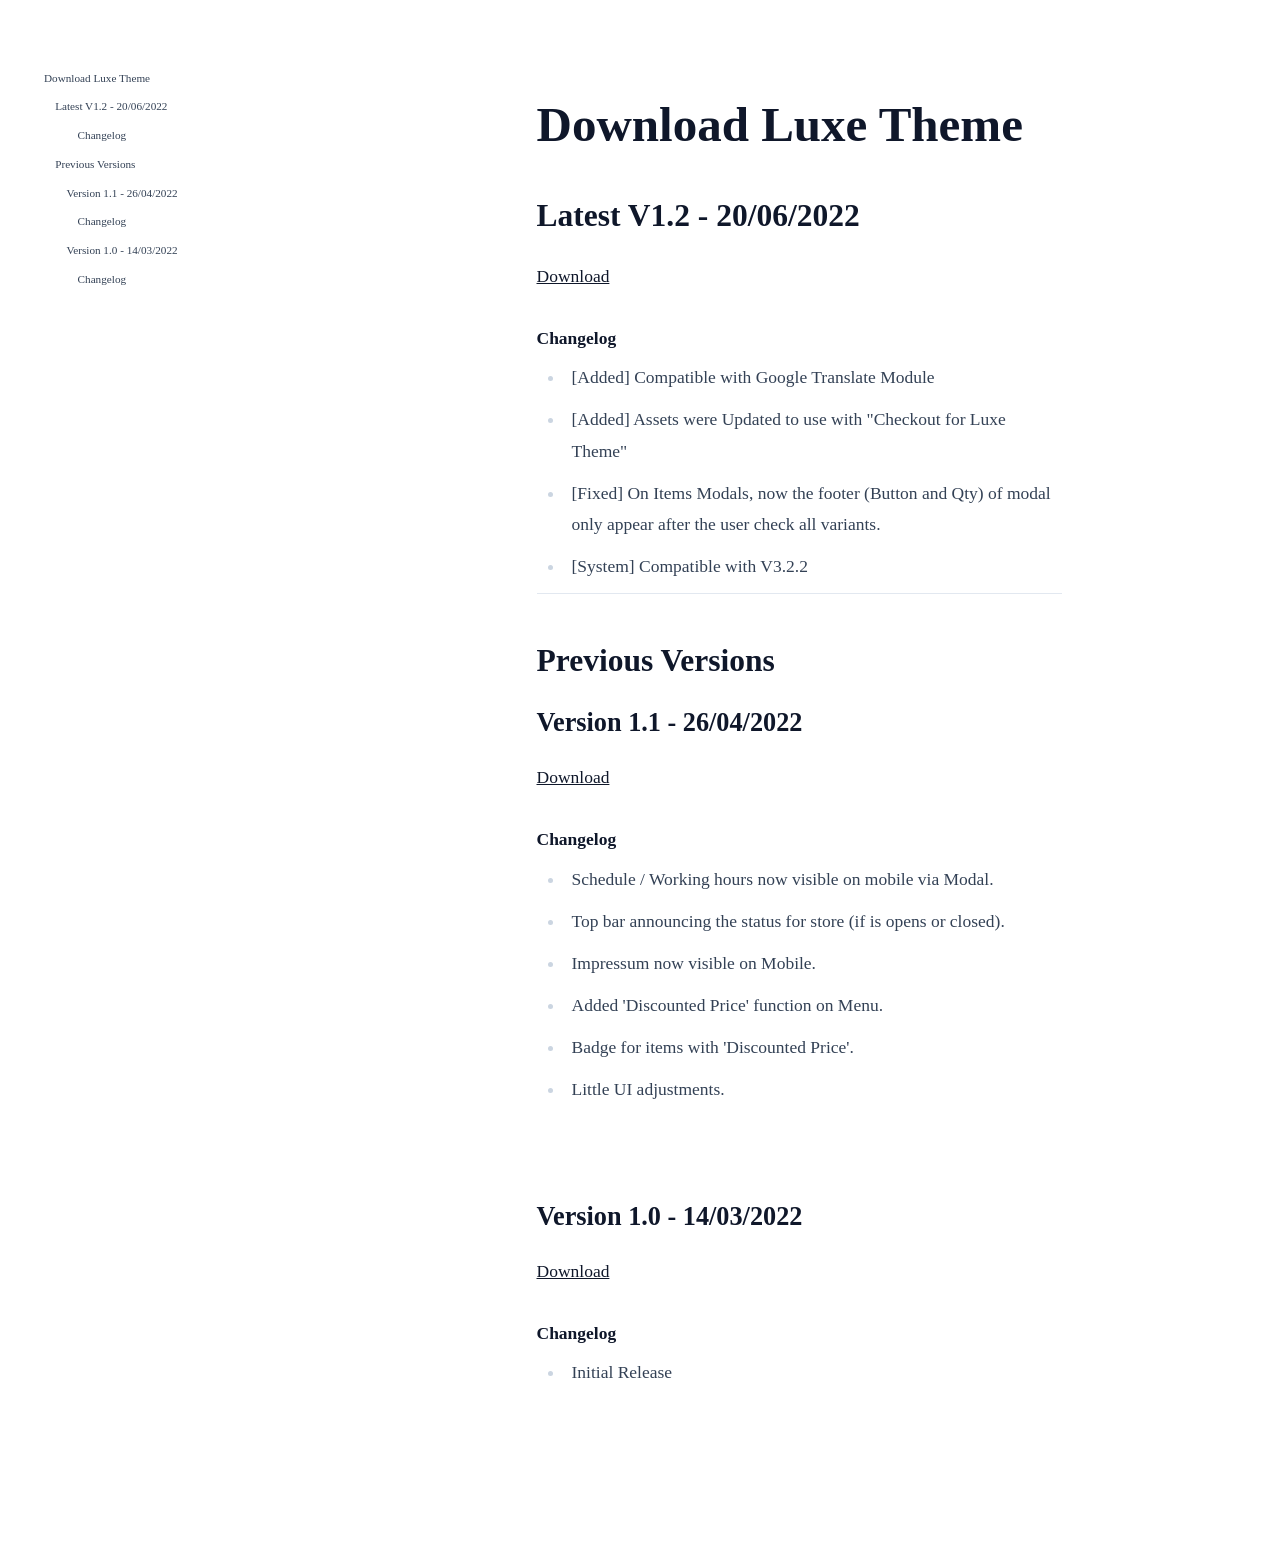
<file: latest/index.html>
<!doctype html>
<html>
<head>
<meta charset='UTF-8'><meta name='viewport' content='width=device-width initial-scale=1'>

<style type='text/css'>html {overflow-x: initial !important;}:root { --bg-color: #ffffff; --text-color: #333333; --select-text-bg-color: #B5D6FC; --select-text-font-color: auto; --monospace: "Lucida Console",Consolas,"Courier",monospace; --title-bar-height: 20px; }
.mac-os-11 { --title-bar-height: 28px; }
html { font-size: 14px; background-color: var(--bg-color); color: var(--text-color); font-family: "Helvetica Neue", Helvetica, Arial, sans-serif; -webkit-font-smoothing: antialiased; }
body { margin: 0px; padding: 0px; height: auto; inset: 0px; font-size: 1rem; line-height: 1.42857143; overflow-x: hidden; background-image: inherit; background-size: inherit; background-attachment: inherit; background-origin: inherit; background-clip: inherit; background-color: inherit; tab-size: 4; background-position: inherit; background-repeat: inherit; }
iframe { margin: auto; }
a.url { word-break: break-all; }
a:active, a:hover { outline: 0px; }
.in-text-selection, ::selection { text-shadow: none; background: var(--select-text-bg-color); color: var(--select-text-font-color); }
#write { margin: 0px auto; height: auto; width: inherit; word-break: normal; word-wrap: break-word; position: relative; white-space: normal; overflow-x: visible; padding-top: 36px; }
#write.first-line-indent p { text-indent: 2em; }
#write.first-line-indent li p, #write.first-line-indent p * { text-indent: 0px; }
#write.first-line-indent li { margin-left: 2em; }
.for-image #write { padding-left: 8px; padding-right: 8px; }
body.typora-export { padding-left: 30px; padding-right: 30px; }
.typora-export .footnote-line, .typora-export li, .typora-export p { white-space: pre-wrap; }
.typora-export .task-list-item input { pointer-events: none; }
@media screen and (max-width: 500px) { 
  body.typora-export { padding-left: 0px; padding-right: 0px; }
  #write { padding-left: 20px; padding-right: 20px; }
  .CodeMirror-sizer { margin-left: 0px !important; }
  .CodeMirror-gutters { display: none !important; }
}
#write li > figure:last-child { margin-bottom: 0.5rem; }
#write ol, #write ul { position: relative; }
img { max-width: 100%; vertical-align: middle; image-orientation: from-image; }
button, input, select, textarea { color: inherit; font-family: inherit; font-size: inherit; font-style: inherit; font-variant-caps: inherit; font-weight: inherit; font-stretch: inherit; line-height: inherit; }
input[type="checkbox"], input[type="radio"] { line-height: normal; padding: 0px; }
*, ::after, ::before { box-sizing: border-box; }
#write h1, #write h2, #write h3, #write h4, #write h5, #write h6, #write p, #write pre { width: inherit; }
#write h1, #write h2, #write h3, #write h4, #write h5, #write h6, #write p { position: relative; }
p { line-height: inherit; }
h1, h2, h3, h4, h5, h6 { break-after: avoid-page; break-inside: avoid; orphans: 4; }
p { orphans: 4; }
h1 { font-size: 2rem; }
h2 { font-size: 1.8rem; }
h3 { font-size: 1.6rem; }
h4 { font-size: 1.4rem; }
h5 { font-size: 1.2rem; }
h6 { font-size: 1rem; }
.md-math-block, .md-rawblock, h1, h2, h3, h4, h5, h6, p { margin-top: 1rem; margin-bottom: 1rem; }
.hidden { display: none; }
.md-blockmeta { color: rgb(204, 204, 204); font-weight: 700; font-style: italic; }
a { cursor: pointer; }
sup.md-footnote { padding: 2px 4px; background-color: rgba(238, 238, 238, 0.7); color: rgb(85, 85, 85); border-top-left-radius: 4px; border-top-right-radius: 4px; border-bottom-right-radius: 4px; border-bottom-left-radius: 4px; cursor: pointer; }
sup.md-footnote a, sup.md-footnote a:hover { color: inherit; text-transform: inherit; text-decoration: inherit; }
#write input[type="checkbox"] { cursor: pointer; width: inherit; height: inherit; }
figure { overflow-x: auto; margin: 1.2em 0px; max-width: calc(100% + 16px); padding: 0px; }
figure > table { margin: 0px; }
tr { break-inside: avoid; break-after: auto; }
thead { display: table-header-group; }
table { border-collapse: collapse; border-spacing: 0px; width: 100%; overflow: auto; break-inside: auto; text-align: left; }
table.md-table td { min-width: 32px; }
.CodeMirror-gutters { border-right-width: 0px; background-color: inherit; }
.CodeMirror-linenumber { }
.CodeMirror { text-align: left; }
.CodeMirror-placeholder { opacity: 0.3; }
.CodeMirror pre { padding: 0px 4px; }
.CodeMirror-lines { padding: 0px; }
div.hr:focus { cursor: none; }
#write pre { white-space: pre-wrap; }
#write.fences-no-line-wrapping pre { white-space: pre; }
#write pre.ty-contain-cm { white-space: normal; }
.CodeMirror-gutters { margin-right: 4px; }
.md-fences { font-size: 0.9rem; display: block; break-inside: avoid; text-align: left; overflow: visible; white-space: pre; background-image: inherit; background-size: inherit; background-attachment: inherit; background-origin: inherit; background-clip: inherit; background-color: inherit; position: relative !important; background-position: inherit; background-repeat: inherit; }
.md-fences-adv-panel { width: 100%; margin-top: 10px; text-align: center; padding-top: 0px; padding-bottom: 8px; overflow-x: auto; }
#write .md-fences.mock-cm { white-space: pre-wrap; }
.md-fences.md-fences-with-lineno { padding-left: 0px; }
#write.fences-no-line-wrapping .md-fences.mock-cm { white-space: pre; overflow-x: auto; }
.md-fences.mock-cm.md-fences-with-lineno { padding-left: 8px; }
.CodeMirror-line, twitterwidget { break-inside: avoid; }
.footnotes { opacity: 0.8; font-size: 0.9rem; margin-top: 1em; margin-bottom: 1em; }
.footnotes + .footnotes { margin-top: 0px; }
.md-reset { margin: 0px; padding: 0px; border: 0px; outline: 0px; vertical-align: top; text-decoration: none; text-shadow: none; float: none; position: static; width: auto; height: auto; white-space: nowrap; cursor: inherit; line-height: normal; font-weight: 400; text-align: left; box-sizing: content-box; direction: ltr; background-position: 0px 0px; }
li div { padding-top: 0px; }
blockquote { margin: 1rem 0px; }
li .mathjax-block, li p { margin: 0.5rem 0px; }
li blockquote { margin: 1rem 0px; }
li { margin: 0px; position: relative; }
blockquote > :last-child { margin-bottom: 0px; }
blockquote > :first-child, li > :first-child { margin-top: 0px; }
.footnotes-area { color: rgb(136, 136, 136); margin-top: 0.714rem; padding-bottom: 0.143rem; white-space: normal; }
#write .footnote-line { white-space: pre-wrap; }
@media print { 
  body, html { border: 1px solid transparent; height: 99%; break-after: avoid; break-before: avoid; font-variant-ligatures: no-common-ligatures; }
  #write { margin-top: 0px; padding-top: 0px; border-color: transparent !important; }
  .typora-export * { -webkit-print-color-adjust: exact; }
  .typora-export #write { break-after: avoid; }
  .typora-export #write::after { height: 0px; }
  .is-mac table { break-inside: avoid; }
  .typora-export-show-outline .typora-export-sidebar { display: none; }
}
.footnote-line { margin-top: 0.714em; font-size: 0.7em; }
a img, img a { cursor: pointer; }
pre.md-meta-block { font-size: 0.8rem; min-height: 0.8rem; white-space: pre-wrap; background-color: rgb(204, 204, 204); display: block; overflow-x: hidden; }
p > .md-image:only-child:not(.md-img-error) img, p > img:only-child { display: block; margin: auto; }
#write.first-line-indent p > .md-image:only-child:not(.md-img-error) img { left: -2em; position: relative; }
p > .md-image:only-child { display: inline-block; width: 100%; }
#write .MathJax_Display { margin: 0.8em 0px 0px; }
.md-math-block { width: 100%; }
.md-math-block:not(:empty)::after { display: none; }
.MathJax_ref { fill: currentcolor; }
[contenteditable="true"]:active, [contenteditable="true"]:focus, [contenteditable="false"]:active, [contenteditable="false"]:focus { outline: 0px; box-shadow: none; }
.md-task-list-item { position: relative; list-style-type: none; }
.task-list-item.md-task-list-item { padding-left: 0px; }
.md-task-list-item > input { position: absolute; top: 0px; left: 0px; margin-left: -1.2em; margin-top: calc(1em - 10px); border: none; }
.math { font-size: 1rem; }
.md-toc { min-height: 3.58rem; position: relative; font-size: 0.9rem; border-top-left-radius: 10px; border-top-right-radius: 10px; border-bottom-right-radius: 10px; border-bottom-left-radius: 10px; }
.md-toc-content { position: relative; margin-left: 0px; }
.md-toc-content::after, .md-toc::after { display: none; }
.md-toc-item { display: block; color: rgb(65, 131, 196); }
.md-toc-item a { text-decoration: none; }
.md-toc-inner:hover { text-decoration: underline; }
.md-toc-inner { display: inline-block; cursor: pointer; }
.md-toc-h1 .md-toc-inner { margin-left: 0px; font-weight: 700; }
.md-toc-h2 .md-toc-inner { margin-left: 2em; }
.md-toc-h3 .md-toc-inner { margin-left: 4em; }
.md-toc-h4 .md-toc-inner { margin-left: 6em; }
.md-toc-h5 .md-toc-inner { margin-left: 8em; }
.md-toc-h6 .md-toc-inner { margin-left: 10em; }
@media screen and (max-width: 48em) { 
  .md-toc-h3 .md-toc-inner { margin-left: 3.5em; }
  .md-toc-h4 .md-toc-inner { margin-left: 5em; }
  .md-toc-h5 .md-toc-inner { margin-left: 6.5em; }
  .md-toc-h6 .md-toc-inner { margin-left: 8em; }
}
a.md-toc-inner { font-size: inherit; font-style: inherit; font-weight: inherit; line-height: inherit; }
.footnote-line a:not(.reversefootnote) { color: inherit; }
.md-attr { display: none; }
.md-fn-count::after { content: "."; }
code, pre, samp, tt { font-family: var(--monospace); }
kbd { margin: 0px 0.1em; padding: 0.1em 0.6em; font-size: 0.8em; color: rgb(36, 39, 41); background-color: rgb(255, 255, 255); border: 1px solid rgb(173, 179, 185); border-top-left-radius: 3px; border-top-right-radius: 3px; border-bottom-right-radius: 3px; border-bottom-left-radius: 3px; box-shadow: rgba(12, 13, 14, 0.2) 0px 1px 0px, rgb(255, 255, 255) 0px 0px 0px 2px inset; white-space: nowrap; vertical-align: middle; }
.md-comment { color: rgb(162, 127, 3); opacity: 0.6; font-family: var(--monospace); }
code { text-align: left; }
a.md-print-anchor { white-space: pre !important; border: none !important; display: inline-block !important; position: absolute !important; width: 1px !important; right: 0px !important; outline: 0px !important; text-shadow: initial !important; background-position: 0px 0px !important; }
.os-windows.monocolor-emoji .md-emoji { font-family: "Segoe UI Symbol", sans-serif; }
.md-diagram-panel > svg { max-width: 100%; }
[lang="flow"] svg, [lang="mermaid"] svg { max-width: 100%; height: auto; }
[lang="mermaid"] .node text { font-size: 1rem; }
table tr th { border-bottom-width: 0px; }
video { max-width: 100%; display: block; margin: 0px auto; }
iframe { max-width: 100%; width: 100%; border: none; }
.highlight td, .highlight tr { border: 0px; }
mark { background-color: rgb(255, 255, 0); color: rgb(0, 0, 0); }
.md-html-inline .md-plain, .md-html-inline strong, mark .md-inline-math, mark strong { color: inherit; }
.md-expand mark .md-meta { opacity: 0.3 !important; }
mark .md-meta { color: rgb(0, 0, 0); }
@media print { 
  .typora-export h1, .typora-export h2, .typora-export h3, .typora-export h4, .typora-export h5, .typora-export h6 { break-inside: avoid; }
}
.md-diagram-panel .messageText { stroke: none !important; }
.md-diagram-panel .start-state { fill: var(--node-fill); }
.md-diagram-panel .edgeLabel rect { opacity: 1 !important; }
.md-fences.md-fences-math { font-size: 1em; }
.md-fences-advanced:not(.md-focus) { padding: 0px; white-space: nowrap; border: 0px; }
.md-fences-advanced:not(.md-focus) { background-image: inherit; background-size: inherit; background-attachment: inherit; background-origin: inherit; background-clip: inherit; background-color: inherit; background-position: inherit; background-repeat: inherit; }
.typora-export-show-outline .typora-export-content { max-width: 1440px; margin: auto; display: flex; flex-direction: row; }
.typora-export-sidebar { width: 300px; font-size: 0.8rem; margin-top: 80px; margin-right: 18px; }
.typora-export-show-outline #write { --webkit-flex: 2; flex: 2 1 0%; }
.typora-export-sidebar .outline-content { position: fixed; top: 0px; max-height: 100%; overflow: hidden auto; padding-bottom: 30px; padding-top: 60px; width: 300px; }
@media screen and (max-width: 1024px) { 
  .typora-export-sidebar, .typora-export-sidebar .outline-content { width: 240px; }
}
@media screen and (max-width: 800px) { 
  .typora-export-sidebar { display: none; }
}
.outline-content li, .outline-content ul { margin-left: 0px; margin-right: 0px; padding-left: 0px; padding-right: 0px; list-style: none; }
.outline-content ul { margin-top: 0px; margin-bottom: 0px; }
.outline-content strong { font-weight: 400; }
.outline-expander { width: 1rem; height: 1.428571429rem; position: relative; display: table-cell; vertical-align: middle; cursor: pointer; padding-left: 4px; }
.outline-expander::before { content: ''; position: relative; font-family: Ionicons; display: inline-block; font-size: 8px; vertical-align: middle; }
.outline-item { padding-top: 3px; padding-bottom: 3px; cursor: pointer; }
.outline-expander:hover::before { content: ''; }
.outline-h1 > .outline-item { padding-left: 0px; }
.outline-h2 > .outline-item { padding-left: 1em; }
.outline-h3 > .outline-item { padding-left: 2em; }
.outline-h4 > .outline-item { padding-left: 3em; }
.outline-h5 > .outline-item { padding-left: 4em; }
.outline-h6 > .outline-item { padding-left: 5em; }
.outline-label { cursor: pointer; display: table-cell; vertical-align: middle; text-decoration: none; color: inherit; }
.outline-label:hover { text-decoration: underline; }
.outline-item:hover { border-color: rgb(245, 245, 245); background-color: var(--item-hover-bg-color); }
.outline-item:hover { margin-left: -28px; margin-right: -28px; border-left-width: 28px; border-left-style: solid; border-left-color: transparent; border-right-width: 28px; border-right-style: solid; border-right-color: transparent; }
.outline-item-single .outline-expander::before, .outline-item-single .outline-expander:hover::before { display: none; }
.outline-item-open > .outline-item > .outline-expander::before { content: ''; }
.outline-children { display: none; }
.info-panel-tab-wrapper { display: none; }
.outline-item-open > .outline-children { display: block; }
.typora-export .outline-item { padding-top: 1px; padding-bottom: 1px; }
.typora-export .outline-item:hover { margin-right: -8px; border-right-width: 8px; border-right-style: solid; border-right-color: transparent; }
.typora-export .outline-expander::before { content: "+"; font-family: inherit; top: -1px; }
.typora-export .outline-expander:hover::before, .typora-export .outline-item-open > .outline-item > .outline-expander::before { content: '−'; }
.typora-export-collapse-outline .outline-children { display: none; }
.typora-export-collapse-outline .outline-item-open > .outline-children, .typora-export-no-collapse-outline .outline-children { display: block; }
.typora-export-no-collapse-outline .outline-expander::before { content: "" !important; }
.typora-export-show-outline .outline-item-active > .outline-item .outline-label { font-weight: 700; }
.md-inline-math-container mjx-container { zoom: 0.95; }


@import "";

/* FONTS */

/* VARIABLES */

:root {
  --theme-0: #fff;

  /* Slate grayscale */
  --theme-50: #f8fafc;
  --theme-100: #f1f5f9;
  --theme-200: #e2e8f0;
  --theme-300: #cbd5e1;
  --theme-400: #94a3b8;
  --theme-500: #64748b;
  --theme-600: #475569;
  --theme-700: #334155;
  --theme-800: #1e293b;
  --theme-900: #0f172a;

  /* Tailwind variables */
  --tw-primary: #62bbf3;

  --tw-prose-body: var(--theme-700);
  --tw-prose-headings: var(--theme-900);
  --tw-prose-lead: var(--theme-600);
  --tw-prose-links: var(--theme-900);
  --tw-prose-bold: var(--theme-900);
  --tw-prose-counters: var(--theme-500);
  --tw-prose-bullets: var(--theme-300);
  --tw-prose-hr: var(--theme-200);
  --tw-prose-quotes: var(--theme-900);
  --tw-prose-quote-borders: var(--theme-200);
  --tw-prose-captions: var(--theme-500);
  --tw-prose-code: var(--theme-900);
  --tw-prose-pre-code: var(--theme-100);
  --tw-prose-pre-bg: var(--theme-800);
  --tw-prose-th-borders: var(--theme-300);
  --tw-prose-td-borders: var(--theme-200);
  --tw-prose-bg: var(--theme-0);
  --tw-prose-meta: var(--theme-500);
  --tw-prose-meta-bg: var(--theme-100);

  --tw-prose-invert-body: var(--theme-300);
  --tw-prose-invert-headings: var(--theme-0);
  --tw-prose-invert-lead: var(--theme-400);
  --tw-prose-invert-links: var(--theme-0);
  --tw-prose-invert-bold: var(--theme-0);
  --tw-prose-invert-counters: var(--theme-400);
  --tw-prose-invert-bullets: var(--theme-600);
  --tw-prose-invert-hr: var(--theme-700);
  --tw-prose-invert-quotes: var(--theme-100);
  --tw-prose-invert-quote-borders: var(--theme-700);
  --tw-prose-invert-captions: var(--theme-400);
  --tw-prose-invert-code: var(--theme-0);
  --tw-prose-invert-pre-bg: var(--theme-900);
  --tw-prose-invert-th-borders: var(--theme-600);
  --tw-prose-invert-td-borders: var(--theme-700);
  --tw-prose-invert-bg: var(--theme-800);
  --tw-prose-invert-meta: var(--theme-400);
  --tw-prose-invert-meta-bg: var(--theme-700);

  --tw-highlight-color: #fde047; /* yellow-300 */
  --tw-drop-shadow-md: drop-shadow(0 4px 3px rgb(0 0 0 / 0.07))
    drop-shadow(0 2px 2px rgb(0 0 0 / 0.06));

  /* Typora variables */

  --background: var(--tw-prose-bg);
  --bg-color: var(--tw-prose-bg);
  --text-color: var(--tw-prose-body);
  --primary-color: var(--tw-primary);
  --md-char-color: var(--theme-400);
  --meta-content-color: var(--theme-500);
  --typora-source-body: var(--theme-800);
  --heading-char-color: var(--md-char-color);
  --mermaid-theme: neutral;

  --md-char-color-inverted: var(--theme-500);
  --meta-content-color-inverted: var(--theme-400);
  --typora-source-body-inverted: var(--theme-300);
  --mermaid-theme-inverted: dark;

  /* Sidebar */
  --side-bar-bg-color: var(--tw-prose-bg);
  --active-file-bg-color: var(--theme-100);
  --active-file-text-color: var(--tw-prose-bold);
  --active-file-border-color: var(--theme-100);
  --panel-border-color: var(--theme-300);
  --blur-text-color: var(--theme-300);
  --window-border: 1px solid var(--theme-200);
  --item-hover-bg-color: var(--theme-100);
  --search-hit-text-bg-color: var(--theme-200);
  --search-hit-text-font-color: inherit;
  --search-select-text-color: var(--select-text-font-color);
  --search-select-bg-color: var(--select-text-bg-color);

  --blur-text-color-inverted: var(--theme-500);
  --panel-border-color-inverted: var(--theme-700);
  --active-file-bg-color-inverted: var(--theme-700);
  --window-border-inverted: 1px solid var(--theme-700);
  --search-hit-text-bg-color-inverted: var(--theme-700);
  --search-hit-text-font-color-inverted: var(--theme-0);
  --search-select-bg-color-inverted: var(--theme-400);
  --rawblock-edit-panel-bd: var(--tw-prose-pre-bg);
  --item-hover-bg-color-inverted: var(--theme-700);

  --monospace: ui-monospace, SFMono-Regular, Menlo, Monaco, Consolas,
    "Liberation Mono", "Courier New", monospace;

  /* Custom */
  --footnote: var(--theme-800);
  --footnote-bg: var(--theme-200);
  --button-bg: var(--theme-200);

  --footnote-bg-inverted: var(--theme-400);
  --button-bg-inverted: var(--theme-600);

  --md-grid-header: var(--theme-100);
  --md-grid-header-ext: var(--theme-400);
  --md-grid-ext: var(--theme-300);
  --md-grid-header-active: var(--theme-500);
  --md-grid-active: var(--theme-400);
  --md-grid-border-color: var(--theme-500);

  --md-grid-header-inverted: var(--theme-600);
  --md-grid-header-ext-inverted: var(--theme-500);
  --md-grid-ext-inverted: var(--theme-600);
  --md-grid-header-active-inverted: var(--theme-400);
  --md-grid-active-inverted: var(--theme-500);
  --md-grid-border-color-inverted: var(--theme-200);

  --code-blocks-font-size: 0.9em;
  --inline-code-font-size: 0.9em;
}

.ty-file-search-match-text {
  background-color: var(--search-hit-text-bg-color);
}

/* TAILWIND RESET */

/*
1. Prevent padding and border from affecting element width. (https://github.com/mozdevs/cssremedy/issues/4)
2. Allow adding a border to an element by just adding a border-width. (https://github.com/tailwindcss/tailwindcss/pull/116)
*/

*,
::before,
::after {
  box-sizing: border-box;
  /* 1 */
  border-width: 0;
  /* 2 */
  border-style: solid;
  /* 2 */
  border-color: currentColor;
  /* 2 */
}

::before,
::after {
  --tw-content: "";
}

/*
1. Use a consistent sensible line-height in all browsers.
2. Prevent adjustments of font size after orientation changes in iOS.
3. Use a more readable tab size.
*/

#text {
  line-height: 1.5;
  /* 1 */
  -webkit-text-size-adjust: 100%;
  /* 2 */
  -moz-tab-size: 4;
  /* 3 */
  -o-tab-size: 4;
  tab-size: 4;
  /* 3 */
}

/*
1. Remove the margin in all browsers.
2. Inherit line-height from `html` so users can set them as a class directly on the `html` element.
*/

#text {
  margin: 0;
  /* 1 */
  line-height: inherit;
  /* 2 */
}

/*
1. Add the correct height in Firefox.
2. Correct the inheritance of border color in Firefox. (https://bugzilla.mozilla.org/show_bug.cgi?id=190655)
3. Ensure horizontal rules are visible by default.
*/

hr {
  height: 0;
  /* 1 */
  color: inherit;
  /* 2 */
  border-top-width: 1px;
  /* 3 */
}

/*
Add the correct text decoration in Chrome, Edge, and Safari.
*/

abbr:where([title]) {
  -webkit-text-decoration: underline dotted;
  text-decoration: underline dotted;
}

/*
Remove the default font size and weight for headings.
*/

h1,
h2,
h3,
h4,
h5,
h6 {
  font-size: inherit;
  font-weight: inherit;
}

/*
Reset links to optimize for opt-in styling instead of opt-out.
*/

a {
  color: inherit;
  text-decoration: inherit;
}

/*
Add the correct font weight in Edge and Safari.
*/

b,
strong {
  font-weight: bolder;
}

/*
1. Use the user's configured `mono` font family by default.
2. Correct the odd `em` font sizing in all browsers.
*/

code,
kbd,
samp,
pre {
  font-family: var(--monospace);
  /* 1 */
  font-size: 1em;
  /* 2 */
}

/*
Add the correct font size in all browsers.
*/

small {
  font-size: 80%;
}

/*
Prevent `sub` and `sup` elements from affecting the line height in all browsers.
*/

sub,
sup {
  font-size: 75%;
  line-height: 0;
  position: relative;
  vertical-align: baseline;
}

sub {
  bottom: -0.25em;
}

sup {
  top: -0.5em;
}

/*
1. Remove text indentation from table contents in Chrome and Safari. (https://bugs.chromium.org/p/chromium/issues/detail?id=999088, https://bugs.webkit.org/show_bug.cgi?id=201297)
2. Correct table border color inheritance in all Chrome and Safari. (https://bugs.chromium.org/p/chromium/issues/detail?id=935729, https://bugs.webkit.org/show_bug.cgi?id=195016)
3. Remove gaps between table borders by default.
*/

table {
  text-indent: 0;
  /* 1 */
  border-color: inherit;
  /* 2 */
  border-collapse: collapse;
  /* 3 */
}

/*
1. Change the font styles in all browsers.
2. Remove the margin in Firefox and Safari.
3. Remove default padding in all browsers.
*/

button,
input,
optgroup,
select,
textarea {
  font-family: inherit;
  /* 1 */
  font-size: 100%;
  /* 1 */
  line-height: inherit;
  /* 1 */
  color: inherit;
  /* 1 */
  margin: 0;
  /* 2 */
  padding: 0;
  /* 3 */
}

/*
Removes the default spacing and border for appropriate elements.
*/

blockquote,
dl,
dd,
h1,
h2,
h3,
h4,
h5,
h6,
hr,
figure,
p,
pre {
  margin: 0;
}

fieldset {
  margin: 0;
  padding: 0;
}

legend {
  padding: 0;
}

ol,
ul,
menu {
  list-style: none;
  margin: 0;
  padding: 0;
}

/*
Prevent resizing textareas horizontally by default.
*/

textarea {
  resize: vertical;
}

/* TAILWIND PROSE IMPLEMENTATION */

#write {
  font-size: 1.25rem /* 20px */;
  line-height: 1.8;
}

html,
body {
  font-family: "Inter";
}

/* on Windows/Linux, it is the part that is not titlebar or status bar. */
content,
titlebar {
  background: var(--tw-prose-bg);
}

#write {
  padding-top: 100px;
  padding-bottom: 100px;
  color: var(--tw-prose-body);
  max-width: 60ch;
}

#write > :where(:first-child) {
  margin-top: 0;
}

#write > :where(:last-child) {
  margin-bottom: 0;
}

/**
  * ---------------------
  * Block Elements
  */

/* yaml */
pre.md-meta-block {
  color: var(--tw-prose-meta);
  background-color: var(--tw-prose-meta-bg);
  font-weight: 400;
  font-size: var(--code-blocks-font-size);
  line-height: 1.7777778;
  border-radius: 0.5rem /* 8px */;
  padding: 1.1111111em 1.3333333em;
  margin-bottom: 2.8em;
}

/* headings */
h1 {
  color: var(--tw-prose-headings);
  font-weight: 800;
  font-size: 2.8em;
  margin-top: 0;
  margin-bottom: 0.8571429em;
  line-height: 1;
}

h1 strong {
  font-weight: 900;
}

h2 {
  color: var(--tw-prose-headings);
  font-weight: 700;
  font-size: 1.8em;
  margin-top: 1.5555556em;
  margin-bottom: 0.8888889em;
  line-height: 1.1111111;
}

h2 strong {
  font-weight: 800;
}

h3 {
  color: var(--tw-prose-headings);
  font-weight: 600;
  font-size: 1.5em;
  margin-top: 1.6em;
  margin-bottom: 0.6666667em;
  line-height: 1.3333333;
}

h3 strong {
  font-weight: 700;
}

h4 {
  color: var(--tw-prose-headings);
  font-weight: 600;
  margin-top: 1.8em;
  margin-bottom: 0.6em;
  line-height: 1.6;
}

h4 strong {
  font-weight: 700;
}

h2 code {
  font-size: 0.8611111em;
}

h3 code {
  font-size: 0.9em;
}

h2 + * {
  margin-top: 0;
}

h3 + * {
  margin-top: 0;
}

h4 + * {
  margin-top: 0;
}

/* table */

table {
  width: 100%;
  table-layout: auto;
  text-align: left;
  margin-top: 2em;
  margin-bottom: 2em;
  font-size: 0.9em;
  line-height: 1.5555556;
}

/* table header */

thead {
  border-bottom-width: 1px;
  border-bottom-color: var(--tw-prose-th-borders);
}

thead th {
  color: var(--tw-prose-headings);
  font-weight: 600;
  vertical-align: bottom;
  padding-right: 0.6666667em;
  padding-bottom: 0.8888889em;
  padding-left: 0.6666667em;
}

thead th:first-child {
  padding-left: 0;
}

thead th:last-child {
  padding-right: 0;
}

tbody tr {
  border-bottom-width: 1px;
  border-bottom-color: var(--tw-prose-td-borders);
}

tbody tr:last-child {
  border-bottom-width: 0;
}

tbody td {
  vertical-align: baseline;
  padding-top: 0.8888889em;
  padding-right: 0.6666667em;
  padding-bottom: 0.8888889em;
  padding-left: 0.6666667em;
}

tbody td:first-child {
  padding-left: 0;
}

tbody td:last-child {
  padding-right: 0;
}

.md-grid-board tr[row="1"] {
  background-color: var(--md-grid-header);
}

.md-grid-board a:hover,
.md-grid-board a.md-active {
  background: var(--md-grid-active);
}

.md-grid-board tr[row="1"] a:hover,
.md-grid-board tr[row="1"] a.md-active {
  background: var(--md-grid-header-active);
}

.md-grid-board .md-grid-ext {
  background: var(--md-grid-ext);
}

.md-grid-board tr[row="1"] .md-grid-ext {
  background: var(--md-grid-header-ext);
}

.md-grid-board a {
  border-color: var(--md-grid-border-color) !important;
}

/* lists */

ol {
  list-style-type: decimal;
  padding-left: 1.6em;
}

li {
  margin-top: 0.6em;
  margin-bottom: 0.6em;
}

ul {
  list-style-type: disc;
  padding-left: 1.6em;
}

#write ul.task-list {
  padding-left: 0;
}

#write li.task-list-item {
  padding-left: 0.4em;
}

#write input[type="checkbox"] {
  margin-left: -1em;
}

input[checked] ~ * {
  opacity: 0.7;
  text-decoration: line-through;
}

ol > li::marker {
  font-weight: 400;
  color: var(--tw-prose-counters);
}

ul > li::marker {
  color: var(--tw-prose-bullets);
}

ul > li,
ol > li {
  padding-left: 0.4em;
}

ul > li p,
ol > li p {
  margin-top: 0.8em;
  margin-bottom: 0.8em;
}

#write > ul > li > :not(input):first-child,
#write > ol > li > :not(input):first-child,
#write > ul > li > input + *,
#write > ol > li > input + * {
  margin-top: 1.2em;
}

#write > ul > li > *:last-child,
#write > ol > li > *:last-child {
  margin-bottom: 1.2em;
}

#write ul > li > p:only-child,
#write ol > li > p:only-child,
#write ul > li > input + p:last-child,
#write ol > li > input + p:last-child {
  margin-top: 0;
  margin-bottom: 0;
}

ul ul,
ul ol,
ol ul,
ol ol {
  margin-top: 0.8em;
  margin-bottom: 0.8em;
}

/* blockquote */
blockquote {
  font-weight: 500;
  font-style: italic;
  color: var(--tw-prose-quotes);
  border-left-width: 0.25rem;
  border-left-color: var(--tw-prose-quote-borders);
  quotes: "\201C""\201D""\2018""\2019";
  margin-top: 1.6em;
  margin-bottom: 1.6em;
  padding-left: 1.0666667em;
}

blockquote p:first-of-type::before {
  content: open-quote;
}

blockquote p:last-of-type::after {
  content: close-quote;
}

/* hr */
hr {
  border-color: var(--tw-prose-hr);
  border-top-width: 1px;
}

[mdtype="hr"] {
  margin-top: 2.8em;
  margin-bottom: 2.8em;
}

p {
  margin-top: 1.2em;
  margin-bottom: 1.2em;
}

/* diagram panel */
.md-diagram-panel {
  color: var(--tw-prose-body);
}

.enable-diagrams .md-diagram .code-tooltip {
  bottom: -1.9em;
  right: 0;
}

.md-fences-adv-panel {
  margin-top: 1.3em;
}

/* footnote definition */
sup.md-footnote {
  color: var(--footnote);
  background-color: var(--footnote-bg);
}

.footnotes {
  font-size: 0.85em;
}

.md-reverse-footnote-area a {
  font-family: "Inter";
  text-decoration: none;
  color: var(--tw-primary);
  border-radius: 3px;
}

.md-hover-tip .code-tooltip-content {
  font-size: 1.05rem;
  line-height: 1.6;
  padding: 0.8em 1.2em;
}

.md-reverse-footnote-area a:hover {
  background-color: var(--item-hover-bg-color);
}

.md-def-name:before {
  color: var(--md-char-color);
}

.md-rawblock.md-rawblock-on-edit,
.md-rawblock:hover {
  color: var(--tw-prose-pre-code);
}

.md-inline-math script {
  color: var(--tw-prose-code);
}

g[data-mml-node="merror"] > rect[data-background] {
  fill: var(--tw-highlight-color) !important;
}

g[data-mml-node="merror"] > g {
  fill: #000 !important;
  stroke: #000 !important;
}

.code-tooltip {
  color: var(--tw-prose-pre-code);
}

.code-tooltip .md-mathjax-preview {
  color: var(--tw-prose-body);
}

.md-htmlblock-container,
.md-rawblock-input.md-rawblock-control,
.md-htmlblock-panel.md-rawblock-control,
.md-math-container {
  border-radius: 0.5rem 0 0.5rem 0.5rem;
}

.md-rawblock-input {
  font-size: var(--code-blocks-font-size);
  padding: 0 1.3333333em;
}

.md-mathblock-panel .md-rawblock-input.md-rawblock-control {
  border-top-color: transparent;
  border-bottom-color: transparent;
  border-radius: 0;
}

.md-mathblock-panel .md-rawblock-before {
  padding-top: 1.1em;
  border-top-left-radius: 0.5rem;
}

.md-mathblock-panel .md-rawblock-after {
  padding-bottom: 1.1em;
  border-bottom-left-radius: 0.5rem;
  border-bottom-right-radius: 0.5rem;
}

.md-htmlblock-panel .md-rawblock-input {
  padding-top: 1.1111111em;
  padding-bottom: 1.1111111em;
}

.md-mathblock-panel .md-rawblock-before,
.md-mathblock-panel .md-rawblock-after {
  font-size: var(--code-blocks-font-size);
  padding-left: calc(4px + 1.3333333em);
  color: var(--code-bracket);
}

.md-rawblock-tooltip {
  color: var(--tw-prose-pre-code);
  border-radius: 0.5rem 0.5rem 0 0;
}

.md-rawblock-tooltip-name {
  opacity: 1;
}

.md-comment {
  font-size: var(--inline-code-font-size);
  color: var(--code-comment);
}

.md-raw-inline,
.md-tag,
[md-inline="linebreak"],
.md-image > .md-meta,
.md-inline-math.md-expand > .md-inline-math-container {
  font-size: var(--code-blocks-font-size);
}

/**
  * Code Fences
  * see http://support.typora.io/Code-Block-Styles
  */

.md-fences {
  color: var(--tw-prose-pre-code);
  background-color: var(--tw-prose-pre-bg);
  font-weight: 400;
  font-size: var(--code-blocks-font-size);
  line-height: 1.7777778;
  margin-top: 2em;
  margin-bottom: 2em;
  border-radius: 0.5rem /* 8px */;
  padding: 1.1111111em 1.3333333em;
}

.md-fences.md-focus {
  border-bottom-right-radius: 0;
}

.md-fences > .code-tooltip {
  height: 1.8rem;
  bottom: -1.8rem;
  font-size: 0.9rem;
  border-radius: 0 0 0.5rem 0.5rem;
}

.code-tooltip .ty-input {
  min-width: 10rem;
}

pre code {
  background-color: transparent;
  border-width: 0;
  border-radius: 0;
  padding: 0;
  font-weight: inherit;
  color: inherit;
  font-size: inherit;
  font-family: inherit;
  line-height: inherit;
}

pre code::before {
  content: none;
}

pre code::after {
  content: none;
}

#write .CodeMirror-line {
  white-space: nowrap;
  margin: 0;
  padding: 0;
}

/* SYNTAX HIGHLIGHTING */

:root {
  --code-neutral: var(--theme-800);
  --code-cursor: var(--theme-900);
  --code-string: rgb(14, 165, 233); /* sky-500 */
  --code-number: rgb(245, 158, 11); /* amber-500 */
  --code-tag: rgb(236, 72, 153); /* pink-500 */
  --code-variable: var(--theme-700);
  --code-operator: var(--theme-600);
  --code-comment: var(--theme-500);
  --code-bracket: var(--theme-500);
  --code-citation: var(--theme-500);

  --code-neutral-inverted: var(--theme-100);
  --code-cursor-inverted: var(--theme-50);
  --code-string-inverted: #7dd4fc; /* sky-300 */
  --code-number-inverted: #fde68a; /* amber-100 */
  --code-tag-inverted: #f472b5; /* pink-400 */
  --code-variable-inverted: var(--theme-200);
  --code-operator-inverted: var(--theme-400);
  --code-comment-inverted: var(--theme-400);
  --code-bracket-inverted: var(--theme-500);
  --code-citation-inverted: var(--theme-400);
}

#write .cm-s-inner {
  --code-neutral: var(--code-neutral-inverted);
  --code-cursor: var(--code-cursor-inverted);
  --code-string: var(--code-string-inverted);
  --code-number: var(--code-number-inverted);
  --code-tag: var(--code-tag-inverted);
  --code-variable: var(--code-variable-inverted);
  --code-operator: var(--code-operator-inverted);
  --code-comment: var(--code-comment-inverted);
  --code-bracket: var(--code-bracket-inverted);
  --code-citation: var(--code-citation-inverted);
}

.CodeMirror-selectedtext {
  background-color: transparent;
}
.CodeMirror-cursor {
  border-left: 1px solid var(--code-cursor) !important;
}
.CodeMirror-gutters {
  border-color: var(--code-comment);
}
.cm-s-inner span.cm-string {
  color: var(--code-string);
}

.cm-s-inner span.cm-number {
  color: var(--code-number);
}

.cm-s-inner span.cm-tag,
.cm-s-inner span.cm-keyword,
.cm-s-inner span.cm-qualifier {
  color: var(--code-tag);
}

.cm-s-inner .CodeMirror-guttermarker,
.cm-s-inner .CodeMirror-guttermarker-subtle,
.cm-s-inner span.cm-comment.cm-def,
.cm-s-inner span.cm-comment.cm-type,
.cm-s-inner span.cm-builtin,
.cm-s-inner span.cm-type,
.cm-s-inner span.cm-header,
.cm-s-inner span.cm-link,
.cm-s-inner span.cm-error {
  background: transparent;
  color: var(--code-neutral);
}

.cm-s-inner span.cm-attribute,
.cm-s-inner span.cm-property,
.cm-s-inner span.cm-variable,
.cm-s-inner span.cm-variable-2,
.cm-s-inner span.cm-variable-3,
.cm-s-inner span.cm-type,
.cm-s-inner span.cm-atom,
.cm-s-inner span.cm-def {
  color: var(--code-variable);
}
.cm-s-inner span.cm-comment,
.cm-s-inner .CodeMirror-linenumber {
  color: var(--code-comment);
}
.cm-s-inner span.cm-operator {
  color: var(--code-operator);
}
.cm-s-inner span.cm-bracket,
.cm-s-inner span.cm-tag.cm-bracket,
.cm-s-inner span.cm-meta {
  color: var(--code-bracket);
}

.cm-s-inner span.cm-link {
  text-decoration: underline;
}

/**
  * Inline Elements
  */

/* basic styles */

code {
  color: var(--tw-prose-code);
  font-weight: 600;
  font-size: var(--inline-code-font-size);
}

code::before {
  content: "`";
}

code::after {
  content: "`";
}

a code {
  color: var(--tw-prose-links);
}

strong {
  color: var(--tw-prose-bold);
  font-weight: 600;
}

a {
  color: var(--tw-prose-links);
  text-decoration: underline;
  font-weight: 500;
}

/* A block-level image should have a total top and bottom margin of 2em.
It is always wrapped in a paragraph with 1.2em vertical margin, hence we
add 0.8 here */
p > .md-image:only-child {
  margin-top: 0.8em !important;
  margin-bottom: 0.8em !important;
}

.md-image > .md-meta {
  color: var(--tw-prose-code);
}

/* extend styles */

mark {
  border-radius: 3px;
  padding: 0 2px;
  background-color: var(--tw-highlight-color);
}

/**
  * Source Code Mode
  * see http://support.typora.io/Code-Block-Styles
  */

.cm-s-typora-default .CodeMirror-activeline-background {
  background-color: var(--item-hover-bg-color);
}

#typora-source {
  font-family: var(--monospace);
  color: var(--typora-source-body);
}

#typora-source .cm-header {
  color: var(--code-tag);
}

#typora-source .cm-link {
  color: var(--code-string);
}

#typora-source .cm-string {
  color: var(--code-string);
}

#typora-source .cm-comment {
  color: var(--code-comment);
}

#typora-source .cm-atom {
  color: var(--code-citation);
}

#typora-source .cm-tag {
  color: var(--code-tag);
}

#typora-source .cm-attribute {
  color: var(--code-variable);
}

#typora-source .cm-bracket {
  color: var(--code-bracket);
}

.file-list-item-file-ext-part {
  opacity: 0.5;
}

#write div.md-toc-tooltip {
  background-color: var(--tw-prose-bg);
}

.md-toc {
  font-size: 0.8em;
}

.md-toc-h1 .md-toc-inner {
  margin-left: 0;
}

.md-toc-h2 .md-toc-inner {
  margin-left: 1em;
}

.md-toc-h3 .md-toc-inner {
  margin-left: 2em;
}

.md-toc-h4 .md-toc-inner {
  margin-left: 3em;
}

.md-toc-h5 .md-toc-inner {
  margin-left: 4em;
}

.md-toc-h6 .md-toc-inner {
  margin-left: 5em;
}

#typora-sidebar {
  border-right: var(--window-border);
}

.sidebar-tab {
  text-transform: none;
  font-weight: 700;
  font-size: 1.1em;
}

.md-search-hit {
  color: var(--search-hit-text-font-color);
  background-color: var(--search-hit-text-bg-color);
}

.btn-default {
  background-color: var(--button-bg);
}


 @media print { @page {margin: 0 0 0 0;} body.typora-export {padding-left: 0; padding-right: 0;} #write {padding:0;}}
</style><title>DownloadLuxeTheme</title>
</head>
<body class='typora-export typora-export-show-outline typora-export-no-collapse-outline'><div class='typora-export-content'>
<div class="typora-export-sidebar"><div class="outline-content"><li class="outline-item-wrapper outline-h1"><div class="outline-item"><span class="outline-expander"></span><a class="outline-label" href="#download-luxe-theme">Download Luxe Theme</a></div><ul class="outline-children"><li class="outline-item-wrapper outline-h2"><div class="outline-item"><span class="outline-expander"></span><a class="outline-label" href="#latest-v12---20062022">Latest V1.2 - 20/06/2022</a></div><ul class="outline-children"><li class="outline-item-wrapper outline-h4"><div class="outline-item"><span class="outline-expander"></span><a class="outline-label" href="#changelog-1">Changelog</a></div><ul class="outline-children"></ul></li></ul></li><li class="outline-item-wrapper outline-h2"><div class="outline-item"><span class="outline-expander"></span><a class="outline-label" href="#previous-versions">Previous Versions</a></div><ul class="outline-children"><li class="outline-item-wrapper outline-h3"><div class="outline-item"><span class="outline-expander"></span><a class="outline-label" href="#version-11---26042022">Version 1.1 - 26/04/2022</a></div><ul class="outline-children"><li class="outline-item-wrapper outline-h4"><div class="outline-item"><span class="outline-expander"></span><a class="outline-label" href="#changelog-2">Changelog</a></div><ul class="outline-children"></ul></li></ul></li><li class="outline-item-wrapper outline-h3"><div class="outline-item"><span class="outline-expander"></span><a class="outline-label" href="#version-10---14032022">Version 1.0 - 14/03/2022</a></div><ul class="outline-children"><li class="outline-item-wrapper outline-h4"><div class="outline-item"><span class="outline-expander"></span><a class="outline-label" href="#changelog-3">Changelog</a></div><ul class="outline-children"></ul></li></ul></li></ul></li></ul></li></div></div><div id='write'  class=''><h1 id='download-luxe-theme'><span>Download Luxe Theme</span></h1><h2 id='latest-v12---20062022'><span>Latest V1.2 - 20/06/2022</span></h2><p><a href='https://airalda.com/luxe/latest/LuxeTheme-1.2.zip'><span>Download</span></a></p><h4 id='changelog-1'><span>Changelog</span></h4><ul><li><span>[Added] Compatible with Google Translate Module</span></li><li><span>[Added] Assets were Updated to use with &quot;Checkout for Luxe Theme&quot;</span></li><li><span>[Fixed] On Items Modals, now the footer (Button and Qty) of modal only appear after the user check all variants.</span></li><li><span>[System] Compatible with V3.2.2</span></li></ul><hr /><h2 id='previous-versions'><span>Previous Versions</span></h2><h3 id='version-11---26042022'><span>Version 1.1 - 26/04/2022</span></h3><p><a href='https://airalda.com/luxe/latest/LuxeTheme-1.1.zip'><span>Download</span></a></p><h4 id='changelog-2'><span>Changelog</span></h4><ul><li><span>Schedule / Working hours now visible on mobile via Modal.</span></li><li><span>Top bar announcing the status for store (if is opens or closed).</span></li><li><span>Impressum now visible on Mobile.</span></li><li><span>Added &#39;Discounted Price&#39; function on Menu.</span></li><li><span>Badge for items with &#39;Discounted Price&#39;.</span></li><li><span>Little UI adjustments.</span></li></ul><p>&nbsp;</p><h3 id='version-10---14032022'><span>Version 1.0 - 14/03/2022</span></h3><p><a href='https://airalda.com/luxe/latest/LuxeTheme-1.0.zip'><span>Download</span></a></p><h4 id='changelog-3'><span>Changelog</span></h4><ul><li><span>Initial Release</span></li></ul><p>&nbsp;</p></div></div>

<script>(function (){var t=document.body.parentElement,e=[],n=null,i=document.body.classList.contains("typora-export-collapse-outline"),r=function(t,e,n){document.addEventListener(t,function(t){if(!t.defaultPrevented)for(var i=t.target;i&&i!=this;i=i.parentNode)if(i.matches(e)){!1===n.call(i,t)&&(t.preventDefault(),t.stopPropagation());break}},!1)};function o(){return t.scrollTop}r("click",".outline-expander",function(t){var e=this.closest(".outline-item-wrapper").classList;return e.contains("outline-item-open")?e.remove("outline-item-open"):e.add("outline-item-open"),c(),!1}),r("click",".outline-item",function(t){var e=this.querySelector(".outline-label");if(location.hash="#"+e.getAttribute("href"),i){var n=this.closest(".outline-item-wrapper").classList;n.contains("outline-item-open")||n.add("outline-item-open"),l(),n.add("outline-item-active")}});var a,s,u=function(){var t=o();n=null;for(var i=0;i<e.length&&e[i][1]-t<60;i++)n=e[i]},l=function(){document.querySelectorAll(".outline-item-active").forEach(t=>t.classList.remove("outline-item-active")),document.querySelectorAll(".outline-item-single.outline-item-open").forEach(t=>t.classList.remove("outline-item-open"))},c=function(){if(n){l();var t=document.querySelector('.outline-label[href="#'+(CSS.escape?CSS.escape(n[0]):n[0])+'"]');if(t)if(i){var e=t.closest(".outline-item-open>ul>.outline-item-wrapper");if(e)e.classList.add("outline-item-active");else{for(var r=(t=t.closest(".outline-item-wrapper")).parentElement.closest(".outline-item-wrapper");r;)r=(t=r).parentElement.closest(".outline-item-wrapper");t.classList.add("outline-item-active")}}else t.closest(".outline-item-wrapper").classList.add("outline-item-active")}};window.addEventListener("scroll",function(t){a&&clearTimeout(a),a=setTimeout(function(){u(),c()},300)});var f=function(){s=setTimeout(function(){!function(){e=[];var t=o();document.querySelector("#write").querySelectorAll("h1, h2, h3, h4, h5, h6").forEach(n=>{var i=n.getAttribute("id");e.push([i,t+n.getBoundingClientRect().y])})}(),u(),c()},300)};window.addEventListener("resize",function(t){s&&clearTimeout(s),f()}),f()})();</script></body>
</html>
</file>
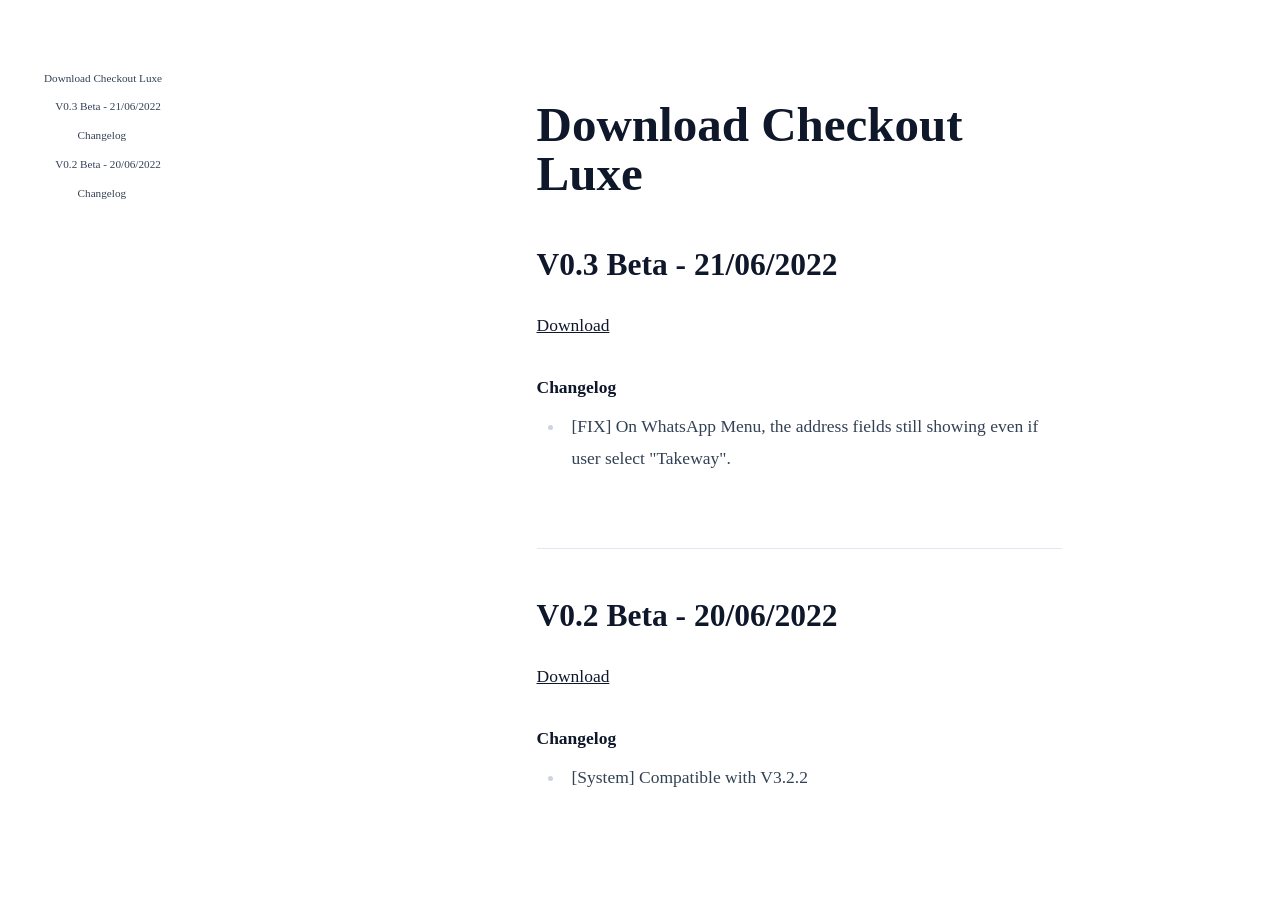
<file: releases/index.html>
<!doctype html>
<html>
<head>
<meta charset='UTF-8'><meta name='viewport' content='width=device-width initial-scale=1'>

<style type='text/css'>html {overflow-x: initial !important;}:root { --bg-color: #ffffff; --text-color: #333333; --select-text-bg-color: #B5D6FC; --select-text-font-color: auto; --monospace: "Lucida Console",Consolas,"Courier",monospace; --title-bar-height: 20px; }
.mac-os-11 { --title-bar-height: 28px; }
html { font-size: 14px; background-color: var(--bg-color); color: var(--text-color); font-family: "Helvetica Neue", Helvetica, Arial, sans-serif; -webkit-font-smoothing: antialiased; }
body { margin: 0px; padding: 0px; height: auto; inset: 0px; font-size: 1rem; line-height: 1.42857143; overflow-x: hidden; background-image: inherit; background-size: inherit; background-attachment: inherit; background-origin: inherit; background-clip: inherit; background-color: inherit; tab-size: 4; background-position: inherit; background-repeat: inherit; }
iframe { margin: auto; }
a.url { word-break: break-all; }
a:active, a:hover { outline: 0px; }
.in-text-selection, ::selection { text-shadow: none; background: var(--select-text-bg-color); color: var(--select-text-font-color); }
#write { margin: 0px auto; height: auto; width: inherit; word-break: normal; word-wrap: break-word; position: relative; white-space: normal; overflow-x: visible; padding-top: 36px; }
#write.first-line-indent p { text-indent: 2em; }
#write.first-line-indent li p, #write.first-line-indent p * { text-indent: 0px; }
#write.first-line-indent li { margin-left: 2em; }
.for-image #write { padding-left: 8px; padding-right: 8px; }
body.typora-export { padding-left: 30px; padding-right: 30px; }
.typora-export .footnote-line, .typora-export li, .typora-export p { white-space: pre-wrap; }
.typora-export .task-list-item input { pointer-events: none; }
@media screen and (max-width: 500px) { 
  body.typora-export { padding-left: 0px; padding-right: 0px; }
  #write { padding-left: 20px; padding-right: 20px; }
  .CodeMirror-sizer { margin-left: 0px !important; }
  .CodeMirror-gutters { display: none !important; }
}
#write li > figure:last-child { margin-bottom: 0.5rem; }
#write ol, #write ul { position: relative; }
img { max-width: 100%; vertical-align: middle; image-orientation: from-image; }
button, input, select, textarea { color: inherit; font-family: inherit; font-size: inherit; font-style: inherit; font-variant-caps: inherit; font-weight: inherit; font-stretch: inherit; line-height: inherit; }
input[type="checkbox"], input[type="radio"] { line-height: normal; padding: 0px; }
*, ::after, ::before { box-sizing: border-box; }
#write h1, #write h2, #write h3, #write h4, #write h5, #write h6, #write p, #write pre { width: inherit; }
#write h1, #write h2, #write h3, #write h4, #write h5, #write h6, #write p { position: relative; }
p { line-height: inherit; }
h1, h2, h3, h4, h5, h6 { break-after: avoid-page; break-inside: avoid; orphans: 4; }
p { orphans: 4; }
h1 { font-size: 2rem; }
h2 { font-size: 1.8rem; }
h3 { font-size: 1.6rem; }
h4 { font-size: 1.4rem; }
h5 { font-size: 1.2rem; }
h6 { font-size: 1rem; }
.md-math-block, .md-rawblock, h1, h2, h3, h4, h5, h6, p { margin-top: 1rem; margin-bottom: 1rem; }
.hidden { display: none; }
.md-blockmeta { color: rgb(204, 204, 204); font-weight: 700; font-style: italic; }
a { cursor: pointer; }
sup.md-footnote { padding: 2px 4px; background-color: rgba(238, 238, 238, 0.7); color: rgb(85, 85, 85); border-top-left-radius: 4px; border-top-right-radius: 4px; border-bottom-right-radius: 4px; border-bottom-left-radius: 4px; cursor: pointer; }
sup.md-footnote a, sup.md-footnote a:hover { color: inherit; text-transform: inherit; text-decoration: inherit; }
#write input[type="checkbox"] { cursor: pointer; width: inherit; height: inherit; }
figure { overflow-x: auto; margin: 1.2em 0px; max-width: calc(100% + 16px); padding: 0px; }
figure > table { margin: 0px; }
tr { break-inside: avoid; break-after: auto; }
thead { display: table-header-group; }
table { border-collapse: collapse; border-spacing: 0px; width: 100%; overflow: auto; break-inside: auto; text-align: left; }
table.md-table td { min-width: 32px; }
.CodeMirror-gutters { border-right-width: 0px; background-color: inherit; }
.CodeMirror-linenumber { }
.CodeMirror { text-align: left; }
.CodeMirror-placeholder { opacity: 0.3; }
.CodeMirror pre { padding: 0px 4px; }
.CodeMirror-lines { padding: 0px; }
div.hr:focus { cursor: none; }
#write pre { white-space: pre-wrap; }
#write.fences-no-line-wrapping pre { white-space: pre; }
#write pre.ty-contain-cm { white-space: normal; }
.CodeMirror-gutters { margin-right: 4px; }
.md-fences { font-size: 0.9rem; display: block; break-inside: avoid; text-align: left; overflow: visible; white-space: pre; background-image: inherit; background-size: inherit; background-attachment: inherit; background-origin: inherit; background-clip: inherit; background-color: inherit; position: relative !important; background-position: inherit; background-repeat: inherit; }
.md-fences-adv-panel { width: 100%; margin-top: 10px; text-align: center; padding-top: 0px; padding-bottom: 8px; overflow-x: auto; }
#write .md-fences.mock-cm { white-space: pre-wrap; }
.md-fences.md-fences-with-lineno { padding-left: 0px; }
#write.fences-no-line-wrapping .md-fences.mock-cm { white-space: pre; overflow-x: auto; }
.md-fences.mock-cm.md-fences-with-lineno { padding-left: 8px; }
.CodeMirror-line, twitterwidget { break-inside: avoid; }
.footnotes { opacity: 0.8; font-size: 0.9rem; margin-top: 1em; margin-bottom: 1em; }
.footnotes + .footnotes { margin-top: 0px; }
.md-reset { margin: 0px; padding: 0px; border: 0px; outline: 0px; vertical-align: top; text-decoration: none; text-shadow: none; float: none; position: static; width: auto; height: auto; white-space: nowrap; cursor: inherit; line-height: normal; font-weight: 400; text-align: left; box-sizing: content-box; direction: ltr; background-position: 0px 0px; }
li div { padding-top: 0px; }
blockquote { margin: 1rem 0px; }
li .mathjax-block, li p { margin: 0.5rem 0px; }
li blockquote { margin: 1rem 0px; }
li { margin: 0px; position: relative; }
blockquote > :last-child { margin-bottom: 0px; }
blockquote > :first-child, li > :first-child { margin-top: 0px; }
.footnotes-area { color: rgb(136, 136, 136); margin-top: 0.714rem; padding-bottom: 0.143rem; white-space: normal; }
#write .footnote-line { white-space: pre-wrap; }
@media print { 
  body, html { border: 1px solid transparent; height: 99%; break-after: avoid; break-before: avoid; font-variant-ligatures: no-common-ligatures; }
  #write { margin-top: 0px; padding-top: 0px; border-color: transparent !important; }
  .typora-export * { -webkit-print-color-adjust: exact; }
  .typora-export #write { break-after: avoid; }
  .typora-export #write::after { height: 0px; }
  .is-mac table { break-inside: avoid; }
  .typora-export-show-outline .typora-export-sidebar { display: none; }
}
.footnote-line { margin-top: 0.714em; font-size: 0.7em; }
a img, img a { cursor: pointer; }
pre.md-meta-block { font-size: 0.8rem; min-height: 0.8rem; white-space: pre-wrap; background-color: rgb(204, 204, 204); display: block; overflow-x: hidden; }
p > .md-image:only-child:not(.md-img-error) img, p > img:only-child { display: block; margin: auto; }
#write.first-line-indent p > .md-image:only-child:not(.md-img-error) img { left: -2em; position: relative; }
p > .md-image:only-child { display: inline-block; width: 100%; }
#write .MathJax_Display { margin: 0.8em 0px 0px; }
.md-math-block { width: 100%; }
.md-math-block:not(:empty)::after { display: none; }
.MathJax_ref { fill: currentcolor; }
[contenteditable="true"]:active, [contenteditable="true"]:focus, [contenteditable="false"]:active, [contenteditable="false"]:focus { outline: 0px; box-shadow: none; }
.md-task-list-item { position: relative; list-style-type: none; }
.task-list-item.md-task-list-item { padding-left: 0px; }
.md-task-list-item > input { position: absolute; top: 0px; left: 0px; margin-left: -1.2em; margin-top: calc(1em - 10px); border: none; }
.math { font-size: 1rem; }
.md-toc { min-height: 3.58rem; position: relative; font-size: 0.9rem; border-top-left-radius: 10px; border-top-right-radius: 10px; border-bottom-right-radius: 10px; border-bottom-left-radius: 10px; }
.md-toc-content { position: relative; margin-left: 0px; }
.md-toc-content::after, .md-toc::after { display: none; }
.md-toc-item { display: block; color: rgb(65, 131, 196); }
.md-toc-item a { text-decoration: none; }
.md-toc-inner:hover { text-decoration: underline; }
.md-toc-inner { display: inline-block; cursor: pointer; }
.md-toc-h1 .md-toc-inner { margin-left: 0px; font-weight: 700; }
.md-toc-h2 .md-toc-inner { margin-left: 2em; }
.md-toc-h3 .md-toc-inner { margin-left: 4em; }
.md-toc-h4 .md-toc-inner { margin-left: 6em; }
.md-toc-h5 .md-toc-inner { margin-left: 8em; }
.md-toc-h6 .md-toc-inner { margin-left: 10em; }
@media screen and (max-width: 48em) { 
  .md-toc-h3 .md-toc-inner { margin-left: 3.5em; }
  .md-toc-h4 .md-toc-inner { margin-left: 5em; }
  .md-toc-h5 .md-toc-inner { margin-left: 6.5em; }
  .md-toc-h6 .md-toc-inner { margin-left: 8em; }
}
a.md-toc-inner { font-size: inherit; font-style: inherit; font-weight: inherit; line-height: inherit; }
.footnote-line a:not(.reversefootnote) { color: inherit; }
.md-attr { display: none; }
.md-fn-count::after { content: "."; }
code, pre, samp, tt { font-family: var(--monospace); }
kbd { margin: 0px 0.1em; padding: 0.1em 0.6em; font-size: 0.8em; color: rgb(36, 39, 41); background-color: rgb(255, 255, 255); border: 1px solid rgb(173, 179, 185); border-top-left-radius: 3px; border-top-right-radius: 3px; border-bottom-right-radius: 3px; border-bottom-left-radius: 3px; box-shadow: rgba(12, 13, 14, 0.2) 0px 1px 0px, rgb(255, 255, 255) 0px 0px 0px 2px inset; white-space: nowrap; vertical-align: middle; }
.md-comment { color: rgb(162, 127, 3); opacity: 0.6; font-family: var(--monospace); }
code { text-align: left; }
a.md-print-anchor { white-space: pre !important; border: none !important; display: inline-block !important; position: absolute !important; width: 1px !important; right: 0px !important; outline: 0px !important; text-shadow: initial !important; background-position: 0px 0px !important; }
.os-windows.monocolor-emoji .md-emoji { font-family: "Segoe UI Symbol", sans-serif; }
.md-diagram-panel > svg { max-width: 100%; }
[lang="flow"] svg, [lang="mermaid"] svg { max-width: 100%; height: auto; }
[lang="mermaid"] .node text { font-size: 1rem; }
table tr th { border-bottom-width: 0px; }
video { max-width: 100%; display: block; margin: 0px auto; }
iframe { max-width: 100%; width: 100%; border: none; }
.highlight td, .highlight tr { border: 0px; }
mark { background-color: rgb(255, 255, 0); color: rgb(0, 0, 0); }
.md-html-inline .md-plain, .md-html-inline strong, mark .md-inline-math, mark strong { color: inherit; }
.md-expand mark .md-meta { opacity: 0.3 !important; }
mark .md-meta { color: rgb(0, 0, 0); }
@media print { 
  .typora-export h1, .typora-export h2, .typora-export h3, .typora-export h4, .typora-export h5, .typora-export h6 { break-inside: avoid; }
}
.md-diagram-panel .messageText { stroke: none !important; }
.md-diagram-panel .start-state { fill: var(--node-fill); }
.md-diagram-panel .edgeLabel rect { opacity: 1 !important; }
.md-fences.md-fences-math { font-size: 1em; }
.md-fences-advanced:not(.md-focus) { padding: 0px; white-space: nowrap; border: 0px; }
.md-fences-advanced:not(.md-focus) { background-image: inherit; background-size: inherit; background-attachment: inherit; background-origin: inherit; background-clip: inherit; background-color: inherit; background-position: inherit; background-repeat: inherit; }
.typora-export-show-outline .typora-export-content { max-width: 1440px; margin: auto; display: flex; flex-direction: row; }
.typora-export-sidebar { width: 300px; font-size: 0.8rem; margin-top: 80px; margin-right: 18px; }
.typora-export-show-outline #write { --webkit-flex: 2; flex: 2 1 0%; }
.typora-export-sidebar .outline-content { position: fixed; top: 0px; max-height: 100%; overflow: hidden auto; padding-bottom: 30px; padding-top: 60px; width: 300px; }
@media screen and (max-width: 1024px) { 
  .typora-export-sidebar, .typora-export-sidebar .outline-content { width: 240px; }
}
@media screen and (max-width: 800px) { 
  .typora-export-sidebar { display: none; }
}
.outline-content li, .outline-content ul { margin-left: 0px; margin-right: 0px; padding-left: 0px; padding-right: 0px; list-style: none; }
.outline-content ul { margin-top: 0px; margin-bottom: 0px; }
.outline-content strong { font-weight: 400; }
.outline-expander { width: 1rem; height: 1.428571429rem; position: relative; display: table-cell; vertical-align: middle; cursor: pointer; padding-left: 4px; }
.outline-expander::before { content: ''; position: relative; font-family: Ionicons; display: inline-block; font-size: 8px; vertical-align: middle; }
.outline-item { padding-top: 3px; padding-bottom: 3px; cursor: pointer; }
.outline-expander:hover::before { content: ''; }
.outline-h1 > .outline-item { padding-left: 0px; }
.outline-h2 > .outline-item { padding-left: 1em; }
.outline-h3 > .outline-item { padding-left: 2em; }
.outline-h4 > .outline-item { padding-left: 3em; }
.outline-h5 > .outline-item { padding-left: 4em; }
.outline-h6 > .outline-item { padding-left: 5em; }
.outline-label { cursor: pointer; display: table-cell; vertical-align: middle; text-decoration: none; color: inherit; }
.outline-label:hover { text-decoration: underline; }
.outline-item:hover { border-color: rgb(245, 245, 245); background-color: var(--item-hover-bg-color); }
.outline-item:hover { margin-left: -28px; margin-right: -28px; border-left-width: 28px; border-left-style: solid; border-left-color: transparent; border-right-width: 28px; border-right-style: solid; border-right-color: transparent; }
.outline-item-single .outline-expander::before, .outline-item-single .outline-expander:hover::before { display: none; }
.outline-item-open > .outline-item > .outline-expander::before { content: ''; }
.outline-children { display: none; }
.info-panel-tab-wrapper { display: none; }
.outline-item-open > .outline-children { display: block; }
.typora-export .outline-item { padding-top: 1px; padding-bottom: 1px; }
.typora-export .outline-item:hover { margin-right: -8px; border-right-width: 8px; border-right-style: solid; border-right-color: transparent; }
.typora-export .outline-expander::before { content: "+"; font-family: inherit; top: -1px; }
.typora-export .outline-expander:hover::before, .typora-export .outline-item-open > .outline-item > .outline-expander::before { content: '−'; }
.typora-export-collapse-outline .outline-children { display: none; }
.typora-export-collapse-outline .outline-item-open > .outline-children, .typora-export-no-collapse-outline .outline-children { display: block; }
.typora-export-no-collapse-outline .outline-expander::before { content: "" !important; }
.typora-export-show-outline .outline-item-active > .outline-item .outline-label { font-weight: 700; }
.md-inline-math-container mjx-container { zoom: 0.95; }


@import "";

/* FONTS */

/* VARIABLES */

:root {
  --theme-0: #fff;

  /* Slate grayscale */
  --theme-50: #f8fafc;
  --theme-100: #f1f5f9;
  --theme-200: #e2e8f0;
  --theme-300: #cbd5e1;
  --theme-400: #94a3b8;
  --theme-500: #64748b;
  --theme-600: #475569;
  --theme-700: #334155;
  --theme-800: #1e293b;
  --theme-900: #0f172a;

  /* Tailwind variables */
  --tw-primary: #62bbf3;

  --tw-prose-body: var(--theme-700);
  --tw-prose-headings: var(--theme-900);
  --tw-prose-lead: var(--theme-600);
  --tw-prose-links: var(--theme-900);
  --tw-prose-bold: var(--theme-900);
  --tw-prose-counters: var(--theme-500);
  --tw-prose-bullets: var(--theme-300);
  --tw-prose-hr: var(--theme-200);
  --tw-prose-quotes: var(--theme-900);
  --tw-prose-quote-borders: var(--theme-200);
  --tw-prose-captions: var(--theme-500);
  --tw-prose-code: var(--theme-900);
  --tw-prose-pre-code: var(--theme-100);
  --tw-prose-pre-bg: var(--theme-800);
  --tw-prose-th-borders: var(--theme-300);
  --tw-prose-td-borders: var(--theme-200);
  --tw-prose-bg: var(--theme-0);
  --tw-prose-meta: var(--theme-500);
  --tw-prose-meta-bg: var(--theme-100);

  --tw-prose-invert-body: var(--theme-300);
  --tw-prose-invert-headings: var(--theme-0);
  --tw-prose-invert-lead: var(--theme-400);
  --tw-prose-invert-links: var(--theme-0);
  --tw-prose-invert-bold: var(--theme-0);
  --tw-prose-invert-counters: var(--theme-400);
  --tw-prose-invert-bullets: var(--theme-600);
  --tw-prose-invert-hr: var(--theme-700);
  --tw-prose-invert-quotes: var(--theme-100);
  --tw-prose-invert-quote-borders: var(--theme-700);
  --tw-prose-invert-captions: var(--theme-400);
  --tw-prose-invert-code: var(--theme-0);
  --tw-prose-invert-pre-bg: var(--theme-900);
  --tw-prose-invert-th-borders: var(--theme-600);
  --tw-prose-invert-td-borders: var(--theme-700);
  --tw-prose-invert-bg: var(--theme-800);
  --tw-prose-invert-meta: var(--theme-400);
  --tw-prose-invert-meta-bg: var(--theme-700);

  --tw-highlight-color: #fde047; /* yellow-300 */
  --tw-drop-shadow-md: drop-shadow(0 4px 3px rgb(0 0 0 / 0.07))
    drop-shadow(0 2px 2px rgb(0 0 0 / 0.06));

  /* Typora variables */

  --background: var(--tw-prose-bg);
  --bg-color: var(--tw-prose-bg);
  --text-color: var(--tw-prose-body);
  --primary-color: var(--tw-primary);
  --md-char-color: var(--theme-400);
  --meta-content-color: var(--theme-500);
  --typora-source-body: var(--theme-800);
  --heading-char-color: var(--md-char-color);
  --mermaid-theme: neutral;

  --md-char-color-inverted: var(--theme-500);
  --meta-content-color-inverted: var(--theme-400);
  --typora-source-body-inverted: var(--theme-300);
  --mermaid-theme-inverted: dark;

  /* Sidebar */
  --side-bar-bg-color: var(--tw-prose-bg);
  --active-file-bg-color: var(--theme-100);
  --active-file-text-color: var(--tw-prose-bold);
  --active-file-border-color: var(--theme-100);
  --panel-border-color: var(--theme-300);
  --blur-text-color: var(--theme-300);
  --window-border: 1px solid var(--theme-200);
  --item-hover-bg-color: var(--theme-100);
  --search-hit-text-bg-color: var(--theme-200);
  --search-hit-text-font-color: inherit;
  --search-select-text-color: var(--select-text-font-color);
  --search-select-bg-color: var(--select-text-bg-color);

  --blur-text-color-inverted: var(--theme-500);
  --panel-border-color-inverted: var(--theme-700);
  --active-file-bg-color-inverted: var(--theme-700);
  --window-border-inverted: 1px solid var(--theme-700);
  --search-hit-text-bg-color-inverted: var(--theme-700);
  --search-hit-text-font-color-inverted: var(--theme-0);
  --search-select-bg-color-inverted: var(--theme-400);
  --rawblock-edit-panel-bd: var(--tw-prose-pre-bg);
  --item-hover-bg-color-inverted: var(--theme-700);

  --monospace: ui-monospace, SFMono-Regular, Menlo, Monaco, Consolas,
    "Liberation Mono", "Courier New", monospace;

  /* Custom */
  --footnote: var(--theme-800);
  --footnote-bg: var(--theme-200);
  --button-bg: var(--theme-200);

  --footnote-bg-inverted: var(--theme-400);
  --button-bg-inverted: var(--theme-600);

  --md-grid-header: var(--theme-100);
  --md-grid-header-ext: var(--theme-400);
  --md-grid-ext: var(--theme-300);
  --md-grid-header-active: var(--theme-500);
  --md-grid-active: var(--theme-400);
  --md-grid-border-color: var(--theme-500);

  --md-grid-header-inverted: var(--theme-600);
  --md-grid-header-ext-inverted: var(--theme-500);
  --md-grid-ext-inverted: var(--theme-600);
  --md-grid-header-active-inverted: var(--theme-400);
  --md-grid-active-inverted: var(--theme-500);
  --md-grid-border-color-inverted: var(--theme-200);

  --code-blocks-font-size: 0.9em;
  --inline-code-font-size: 0.9em;
}

.ty-file-search-match-text {
  background-color: var(--search-hit-text-bg-color);
}

/* TAILWIND RESET */

/*
1. Prevent padding and border from affecting element width. (https://github.com/mozdevs/cssremedy/issues/4)
2. Allow adding a border to an element by just adding a border-width. (https://github.com/tailwindcss/tailwindcss/pull/116)
*/

*,
::before,
::after {
  box-sizing: border-box;
  /* 1 */
  border-width: 0;
  /* 2 */
  border-style: solid;
  /* 2 */
  border-color: currentColor;
  /* 2 */
}

::before,
::after {
  --tw-content: "";
}

/*
1. Use a consistent sensible line-height in all browsers.
2. Prevent adjustments of font size after orientation changes in iOS.
3. Use a more readable tab size.
*/

#text {
  line-height: 1.5;
  /* 1 */
  -webkit-text-size-adjust: 100%;
  /* 2 */
  -moz-tab-size: 4;
  /* 3 */
  -o-tab-size: 4;
  tab-size: 4;
  /* 3 */
}

/*
1. Remove the margin in all browsers.
2. Inherit line-height from `html` so users can set them as a class directly on the `html` element.
*/

#text {
  margin: 0;
  /* 1 */
  line-height: inherit;
  /* 2 */
}

/*
1. Add the correct height in Firefox.
2. Correct the inheritance of border color in Firefox. (https://bugzilla.mozilla.org/show_bug.cgi?id=190655)
3. Ensure horizontal rules are visible by default.
*/

hr {
  height: 0;
  /* 1 */
  color: inherit;
  /* 2 */
  border-top-width: 1px;
  /* 3 */
}

/*
Add the correct text decoration in Chrome, Edge, and Safari.
*/

abbr:where([title]) {
  -webkit-text-decoration: underline dotted;
  text-decoration: underline dotted;
}

/*
Remove the default font size and weight for headings.
*/

h1,
h2,
h3,
h4,
h5,
h6 {
  font-size: inherit;
  font-weight: inherit;
}

/*
Reset links to optimize for opt-in styling instead of opt-out.
*/

a {
  color: inherit;
  text-decoration: inherit;
}

/*
Add the correct font weight in Edge and Safari.
*/

b,
strong {
  font-weight: bolder;
}

/*
1. Use the user's configured `mono` font family by default.
2. Correct the odd `em` font sizing in all browsers.
*/

code,
kbd,
samp,
pre {
  font-family: var(--monospace);
  /* 1 */
  font-size: 1em;
  /* 2 */
}

/*
Add the correct font size in all browsers.
*/

small {
  font-size: 80%;
}

/*
Prevent `sub` and `sup` elements from affecting the line height in all browsers.
*/

sub,
sup {
  font-size: 75%;
  line-height: 0;
  position: relative;
  vertical-align: baseline;
}

sub {
  bottom: -0.25em;
}

sup {
  top: -0.5em;
}

/*
1. Remove text indentation from table contents in Chrome and Safari. (https://bugs.chromium.org/p/chromium/issues/detail?id=999088, https://bugs.webkit.org/show_bug.cgi?id=201297)
2. Correct table border color inheritance in all Chrome and Safari. (https://bugs.chromium.org/p/chromium/issues/detail?id=935729, https://bugs.webkit.org/show_bug.cgi?id=195016)
3. Remove gaps between table borders by default.
*/

table {
  text-indent: 0;
  /* 1 */
  border-color: inherit;
  /* 2 */
  border-collapse: collapse;
  /* 3 */
}

/*
1. Change the font styles in all browsers.
2. Remove the margin in Firefox and Safari.
3. Remove default padding in all browsers.
*/

button,
input,
optgroup,
select,
textarea {
  font-family: inherit;
  /* 1 */
  font-size: 100%;
  /* 1 */
  line-height: inherit;
  /* 1 */
  color: inherit;
  /* 1 */
  margin: 0;
  /* 2 */
  padding: 0;
  /* 3 */
}

/*
Removes the default spacing and border for appropriate elements.
*/

blockquote,
dl,
dd,
h1,
h2,
h3,
h4,
h5,
h6,
hr,
figure,
p,
pre {
  margin: 0;
}

fieldset {
  margin: 0;
  padding: 0;
}

legend {
  padding: 0;
}

ol,
ul,
menu {
  list-style: none;
  margin: 0;
  padding: 0;
}

/*
Prevent resizing textareas horizontally by default.
*/

textarea {
  resize: vertical;
}

/* TAILWIND PROSE IMPLEMENTATION */

#write {
  font-size: 1.25rem /* 20px */;
  line-height: 1.8;
}

html,
body {
  font-family: "Inter";
}

/* on Windows/Linux, it is the part that is not titlebar or status bar. */
content,
titlebar {
  background: var(--tw-prose-bg);
}

#write {
  padding-top: 100px;
  padding-bottom: 100px;
  color: var(--tw-prose-body);
  max-width: 60ch;
}

#write > :where(:first-child) {
  margin-top: 0;
}

#write > :where(:last-child) {
  margin-bottom: 0;
}

/**
  * ---------------------
  * Block Elements
  */

/* yaml */
pre.md-meta-block {
  color: var(--tw-prose-meta);
  background-color: var(--tw-prose-meta-bg);
  font-weight: 400;
  font-size: var(--code-blocks-font-size);
  line-height: 1.7777778;
  border-radius: 0.5rem /* 8px */;
  padding: 1.1111111em 1.3333333em;
  margin-bottom: 2.8em;
}

/* headings */
h1 {
  color: var(--tw-prose-headings);
  font-weight: 800;
  font-size: 2.8em;
  margin-top: 0;
  margin-bottom: 0.8571429em;
  line-height: 1;
}

h1 strong {
  font-weight: 900;
}

h2 {
  color: var(--tw-prose-headings);
  font-weight: 700;
  font-size: 1.8em;
  margin-top: 1.5555556em;
  margin-bottom: 0.8888889em;
  line-height: 1.1111111;
}

h2 strong {
  font-weight: 800;
}

h3 {
  color: var(--tw-prose-headings);
  font-weight: 600;
  font-size: 1.5em;
  margin-top: 1.6em;
  margin-bottom: 0.6666667em;
  line-height: 1.3333333;
}

h3 strong {
  font-weight: 700;
}

h4 {
  color: var(--tw-prose-headings);
  font-weight: 600;
  margin-top: 1.8em;
  margin-bottom: 0.6em;
  line-height: 1.6;
}

h4 strong {
  font-weight: 700;
}

h2 code {
  font-size: 0.8611111em;
}

h3 code {
  font-size: 0.9em;
}

h2 + * {
  margin-top: 0;
}

h3 + * {
  margin-top: 0;
}

h4 + * {
  margin-top: 0;
}

/* table */

table {
  width: 100%;
  table-layout: auto;
  text-align: left;
  margin-top: 2em;
  margin-bottom: 2em;
  font-size: 0.9em;
  line-height: 1.5555556;
}

/* table header */

thead {
  border-bottom-width: 1px;
  border-bottom-color: var(--tw-prose-th-borders);
}

thead th {
  color: var(--tw-prose-headings);
  font-weight: 600;
  vertical-align: bottom;
  padding-right: 0.6666667em;
  padding-bottom: 0.8888889em;
  padding-left: 0.6666667em;
}

thead th:first-child {
  padding-left: 0;
}

thead th:last-child {
  padding-right: 0;
}

tbody tr {
  border-bottom-width: 1px;
  border-bottom-color: var(--tw-prose-td-borders);
}

tbody tr:last-child {
  border-bottom-width: 0;
}

tbody td {
  vertical-align: baseline;
  padding-top: 0.8888889em;
  padding-right: 0.6666667em;
  padding-bottom: 0.8888889em;
  padding-left: 0.6666667em;
}

tbody td:first-child {
  padding-left: 0;
}

tbody td:last-child {
  padding-right: 0;
}

.md-grid-board tr[row="1"] {
  background-color: var(--md-grid-header);
}

.md-grid-board a:hover,
.md-grid-board a.md-active {
  background: var(--md-grid-active);
}

.md-grid-board tr[row="1"] a:hover,
.md-grid-board tr[row="1"] a.md-active {
  background: var(--md-grid-header-active);
}

.md-grid-board .md-grid-ext {
  background: var(--md-grid-ext);
}

.md-grid-board tr[row="1"] .md-grid-ext {
  background: var(--md-grid-header-ext);
}

.md-grid-board a {
  border-color: var(--md-grid-border-color) !important;
}

/* lists */

ol {
  list-style-type: decimal;
  padding-left: 1.6em;
}

li {
  margin-top: 0.6em;
  margin-bottom: 0.6em;
}

ul {
  list-style-type: disc;
  padding-left: 1.6em;
}

#write ul.task-list {
  padding-left: 0;
}

#write li.task-list-item {
  padding-left: 0.4em;
}

#write input[type="checkbox"] {
  margin-left: -1em;
}

input[checked] ~ * {
  opacity: 0.7;
  text-decoration: line-through;
}

ol > li::marker {
  font-weight: 400;
  color: var(--tw-prose-counters);
}

ul > li::marker {
  color: var(--tw-prose-bullets);
}

ul > li,
ol > li {
  padding-left: 0.4em;
}

ul > li p,
ol > li p {
  margin-top: 0.8em;
  margin-bottom: 0.8em;
}

#write > ul > li > :not(input):first-child,
#write > ol > li > :not(input):first-child,
#write > ul > li > input + *,
#write > ol > li > input + * {
  margin-top: 1.2em;
}

#write > ul > li > *:last-child,
#write > ol > li > *:last-child {
  margin-bottom: 1.2em;
}

#write ul > li > p:only-child,
#write ol > li > p:only-child,
#write ul > li > input + p:last-child,
#write ol > li > input + p:last-child {
  margin-top: 0;
  margin-bottom: 0;
}

ul ul,
ul ol,
ol ul,
ol ol {
  margin-top: 0.8em;
  margin-bottom: 0.8em;
}

/* blockquote */
blockquote {
  font-weight: 500;
  font-style: italic;
  color: var(--tw-prose-quotes);
  border-left-width: 0.25rem;
  border-left-color: var(--tw-prose-quote-borders);
  quotes: "\201C""\201D""\2018""\2019";
  margin-top: 1.6em;
  margin-bottom: 1.6em;
  padding-left: 1.0666667em;
}

blockquote p:first-of-type::before {
  content: open-quote;
}

blockquote p:last-of-type::after {
  content: close-quote;
}

/* hr */
hr {
  border-color: var(--tw-prose-hr);
  border-top-width: 1px;
}

[mdtype="hr"] {
  margin-top: 2.8em;
  margin-bottom: 2.8em;
}

p {
  margin-top: 1.2em;
  margin-bottom: 1.2em;
}

/* diagram panel */
.md-diagram-panel {
  color: var(--tw-prose-body);
}

.enable-diagrams .md-diagram .code-tooltip {
  bottom: -1.9em;
  right: 0;
}

.md-fences-adv-panel {
  margin-top: 1.3em;
}

/* footnote definition */
sup.md-footnote {
  color: var(--footnote);
  background-color: var(--footnote-bg);
}

.footnotes {
  font-size: 0.85em;
}

.md-reverse-footnote-area a {
  font-family: "Inter";
  text-decoration: none;
  color: var(--tw-primary);
  border-radius: 3px;
}

.md-hover-tip .code-tooltip-content {
  font-size: 1.05rem;
  line-height: 1.6;
  padding: 0.8em 1.2em;
}

.md-reverse-footnote-area a:hover {
  background-color: var(--item-hover-bg-color);
}

.md-def-name:before {
  color: var(--md-char-color);
}

.md-rawblock.md-rawblock-on-edit,
.md-rawblock:hover {
  color: var(--tw-prose-pre-code);
}

.md-inline-math script {
  color: var(--tw-prose-code);
}

g[data-mml-node="merror"] > rect[data-background] {
  fill: var(--tw-highlight-color) !important;
}

g[data-mml-node="merror"] > g {
  fill: #000 !important;
  stroke: #000 !important;
}

.code-tooltip {
  color: var(--tw-prose-pre-code);
}

.code-tooltip .md-mathjax-preview {
  color: var(--tw-prose-body);
}

.md-htmlblock-container,
.md-rawblock-input.md-rawblock-control,
.md-htmlblock-panel.md-rawblock-control,
.md-math-container {
  border-radius: 0.5rem 0 0.5rem 0.5rem;
}

.md-rawblock-input {
  font-size: var(--code-blocks-font-size);
  padding: 0 1.3333333em;
}

.md-mathblock-panel .md-rawblock-input.md-rawblock-control {
  border-top-color: transparent;
  border-bottom-color: transparent;
  border-radius: 0;
}

.md-mathblock-panel .md-rawblock-before {
  padding-top: 1.1em;
  border-top-left-radius: 0.5rem;
}

.md-mathblock-panel .md-rawblock-after {
  padding-bottom: 1.1em;
  border-bottom-left-radius: 0.5rem;
  border-bottom-right-radius: 0.5rem;
}

.md-htmlblock-panel .md-rawblock-input {
  padding-top: 1.1111111em;
  padding-bottom: 1.1111111em;
}

.md-mathblock-panel .md-rawblock-before,
.md-mathblock-panel .md-rawblock-after {
  font-size: var(--code-blocks-font-size);
  padding-left: calc(4px + 1.3333333em);
  color: var(--code-bracket);
}

.md-rawblock-tooltip {
  color: var(--tw-prose-pre-code);
  border-radius: 0.5rem 0.5rem 0 0;
}

.md-rawblock-tooltip-name {
  opacity: 1;
}

.md-comment {
  font-size: var(--inline-code-font-size);
  color: var(--code-comment);
}

.md-raw-inline,
.md-tag,
[md-inline="linebreak"],
.md-image > .md-meta,
.md-inline-math.md-expand > .md-inline-math-container {
  font-size: var(--code-blocks-font-size);
}

/**
  * Code Fences
  * see http://support.typora.io/Code-Block-Styles
  */

.md-fences {
  color: var(--tw-prose-pre-code);
  background-color: var(--tw-prose-pre-bg);
  font-weight: 400;
  font-size: var(--code-blocks-font-size);
  line-height: 1.7777778;
  margin-top: 2em;
  margin-bottom: 2em;
  border-radius: 0.5rem /* 8px */;
  padding: 1.1111111em 1.3333333em;
}

.md-fences.md-focus {
  border-bottom-right-radius: 0;
}

.md-fences > .code-tooltip {
  height: 1.8rem;
  bottom: -1.8rem;
  font-size: 0.9rem;
  border-radius: 0 0 0.5rem 0.5rem;
}

.code-tooltip .ty-input {
  min-width: 10rem;
}

pre code {
  background-color: transparent;
  border-width: 0;
  border-radius: 0;
  padding: 0;
  font-weight: inherit;
  color: inherit;
  font-size: inherit;
  font-family: inherit;
  line-height: inherit;
}

pre code::before {
  content: none;
}

pre code::after {
  content: none;
}

#write .CodeMirror-line {
  white-space: nowrap;
  margin: 0;
  padding: 0;
}

/* SYNTAX HIGHLIGHTING */

:root {
  --code-neutral: var(--theme-800);
  --code-cursor: var(--theme-900);
  --code-string: rgb(14, 165, 233); /* sky-500 */
  --code-number: rgb(245, 158, 11); /* amber-500 */
  --code-tag: rgb(236, 72, 153); /* pink-500 */
  --code-variable: var(--theme-700);
  --code-operator: var(--theme-600);
  --code-comment: var(--theme-500);
  --code-bracket: var(--theme-500);
  --code-citation: var(--theme-500);

  --code-neutral-inverted: var(--theme-100);
  --code-cursor-inverted: var(--theme-50);
  --code-string-inverted: #7dd4fc; /* sky-300 */
  --code-number-inverted: #fde68a; /* amber-100 */
  --code-tag-inverted: #f472b5; /* pink-400 */
  --code-variable-inverted: var(--theme-200);
  --code-operator-inverted: var(--theme-400);
  --code-comment-inverted: var(--theme-400);
  --code-bracket-inverted: var(--theme-500);
  --code-citation-inverted: var(--theme-400);
}

#write .cm-s-inner {
  --code-neutral: var(--code-neutral-inverted);
  --code-cursor: var(--code-cursor-inverted);
  --code-string: var(--code-string-inverted);
  --code-number: var(--code-number-inverted);
  --code-tag: var(--code-tag-inverted);
  --code-variable: var(--code-variable-inverted);
  --code-operator: var(--code-operator-inverted);
  --code-comment: var(--code-comment-inverted);
  --code-bracket: var(--code-bracket-inverted);
  --code-citation: var(--code-citation-inverted);
}

.CodeMirror-selectedtext {
  background-color: transparent;
}
.CodeMirror-cursor {
  border-left: 1px solid var(--code-cursor) !important;
}
.CodeMirror-gutters {
  border-color: var(--code-comment);
}
.cm-s-inner span.cm-string {
  color: var(--code-string);
}

.cm-s-inner span.cm-number {
  color: var(--code-number);
}

.cm-s-inner span.cm-tag,
.cm-s-inner span.cm-keyword,
.cm-s-inner span.cm-qualifier {
  color: var(--code-tag);
}

.cm-s-inner .CodeMirror-guttermarker,
.cm-s-inner .CodeMirror-guttermarker-subtle,
.cm-s-inner span.cm-comment.cm-def,
.cm-s-inner span.cm-comment.cm-type,
.cm-s-inner span.cm-builtin,
.cm-s-inner span.cm-type,
.cm-s-inner span.cm-header,
.cm-s-inner span.cm-link,
.cm-s-inner span.cm-error {
  background: transparent;
  color: var(--code-neutral);
}

.cm-s-inner span.cm-attribute,
.cm-s-inner span.cm-property,
.cm-s-inner span.cm-variable,
.cm-s-inner span.cm-variable-2,
.cm-s-inner span.cm-variable-3,
.cm-s-inner span.cm-type,
.cm-s-inner span.cm-atom,
.cm-s-inner span.cm-def {
  color: var(--code-variable);
}
.cm-s-inner span.cm-comment,
.cm-s-inner .CodeMirror-linenumber {
  color: var(--code-comment);
}
.cm-s-inner span.cm-operator {
  color: var(--code-operator);
}
.cm-s-inner span.cm-bracket,
.cm-s-inner span.cm-tag.cm-bracket,
.cm-s-inner span.cm-meta {
  color: var(--code-bracket);
}

.cm-s-inner span.cm-link {
  text-decoration: underline;
}

/**
  * Inline Elements
  */

/* basic styles */

code {
  color: var(--tw-prose-code);
  font-weight: 600;
  font-size: var(--inline-code-font-size);
}

code::before {
  content: "`";
}

code::after {
  content: "`";
}

a code {
  color: var(--tw-prose-links);
}

strong {
  color: var(--tw-prose-bold);
  font-weight: 600;
}

a {
  color: var(--tw-prose-links);
  text-decoration: underline;
  font-weight: 500;
}

/* A block-level image should have a total top and bottom margin of 2em.
It is always wrapped in a paragraph with 1.2em vertical margin, hence we
add 0.8 here */
p > .md-image:only-child {
  margin-top: 0.8em !important;
  margin-bottom: 0.8em !important;
}

.md-image > .md-meta {
  color: var(--tw-prose-code);
}

/* extend styles */

mark {
  border-radius: 3px;
  padding: 0 2px;
  background-color: var(--tw-highlight-color);
}

/**
  * Source Code Mode
  * see http://support.typora.io/Code-Block-Styles
  */

.cm-s-typora-default .CodeMirror-activeline-background {
  background-color: var(--item-hover-bg-color);
}

#typora-source {
  font-family: var(--monospace);
  color: var(--typora-source-body);
}

#typora-source .cm-header {
  color: var(--code-tag);
}

#typora-source .cm-link {
  color: var(--code-string);
}

#typora-source .cm-string {
  color: var(--code-string);
}

#typora-source .cm-comment {
  color: var(--code-comment);
}

#typora-source .cm-atom {
  color: var(--code-citation);
}

#typora-source .cm-tag {
  color: var(--code-tag);
}

#typora-source .cm-attribute {
  color: var(--code-variable);
}

#typora-source .cm-bracket {
  color: var(--code-bracket);
}

.file-list-item-file-ext-part {
  opacity: 0.5;
}

#write div.md-toc-tooltip {
  background-color: var(--tw-prose-bg);
}

.md-toc {
  font-size: 0.8em;
}

.md-toc-h1 .md-toc-inner {
  margin-left: 0;
}

.md-toc-h2 .md-toc-inner {
  margin-left: 1em;
}

.md-toc-h3 .md-toc-inner {
  margin-left: 2em;
}

.md-toc-h4 .md-toc-inner {
  margin-left: 3em;
}

.md-toc-h5 .md-toc-inner {
  margin-left: 4em;
}

.md-toc-h6 .md-toc-inner {
  margin-left: 5em;
}

#typora-sidebar {
  border-right: var(--window-border);
}

.sidebar-tab {
  text-transform: none;
  font-weight: 700;
  font-size: 1.1em;
}

.md-search-hit {
  color: var(--search-hit-text-font-color);
  background-color: var(--search-hit-text-bg-color);
}

.btn-default {
  background-color: var(--button-bg);
}


 @media print { @page {margin: 0 0 0 0;} body.typora-export {padding-left: 0; padding-right: 0;} #write {padding:0;}}
</style><title>DownloadCheckoutLuxe</title>
</head>
<body class='typora-export typora-export-show-outline typora-export-no-collapse-outline'><div class='typora-export-content'>
<div class="typora-export-sidebar"><div class="outline-content"><li class="outline-item-wrapper outline-h1"><div class="outline-item"><span class="outline-expander"></span><a class="outline-label" href="#download-checkout-luxe">Download Checkout Luxe</a></div><ul class="outline-children"><li class="outline-item-wrapper outline-h2"><div class="outline-item"><span class="outline-expander"></span><a class="outline-label" href="#v03-beta---21062022">V0.3 Beta - 21/06/2022</a></div><ul class="outline-children"><li class="outline-item-wrapper outline-h4"><div class="outline-item"><span class="outline-expander"></span><a class="outline-label" href="#changelog-1">Changelog</a></div><ul class="outline-children"></ul></li></ul></li><li class="outline-item-wrapper outline-h2"><div class="outline-item"><span class="outline-expander"></span><a class="outline-label" href="#v02-beta---20062022">V0.2 Beta - 20/06/2022</a></div><ul class="outline-children"><li class="outline-item-wrapper outline-h4"><div class="outline-item"><span class="outline-expander"></span><a class="outline-label" href="#changelog-2">Changelog</a></div><ul class="outline-children"></ul></li></ul></li></ul></li></div></div><div id='write'  class=''><h1 id='download-checkout-luxe'><span>Download Checkout Luxe</span></h1><h2 id='v03-beta---21062022'><span>V0.3 Beta - 21/06/2022</span></h2><p><a href='https://airalda.com/luxe/releases/CheckoutLuxeTheme-V0.3.zip'><span>Download</span></a></p><h4 id='changelog-1'><span>Changelog</span></h4><ul><li><span>[FIX] On WhatsApp Menu, the address fields still showing even if user select &quot;Takeway&quot;.</span></li></ul><p>&nbsp;</p><hr /><h2 id='v02-beta---20062022'><span>V0.2 Beta - 20/06/2022</span></h2><p><a href='https://airalda.com/luxe/releases/CheckoutLuxeTheme-V0.2.zip'><span>Download</span></a></p><h4 id='changelog-2'><span>Changelog</span></h4><ul><li><span>[System] Compatible with V3.2.2</span></li></ul></div></div>

<script>(function (){var t=document.body.parentElement,e=[],n=null,i=document.body.classList.contains("typora-export-collapse-outline"),r=function(t,e,n){document.addEventListener(t,function(t){if(!t.defaultPrevented)for(var i=t.target;i&&i!=this;i=i.parentNode)if(i.matches(e)){!1===n.call(i,t)&&(t.preventDefault(),t.stopPropagation());break}},!1)};function o(){return t.scrollTop}r("click",".outline-expander",function(t){var e=this.closest(".outline-item-wrapper").classList;return e.contains("outline-item-open")?e.remove("outline-item-open"):e.add("outline-item-open"),c(),!1}),r("click",".outline-item",function(t){var e=this.querySelector(".outline-label");if(location.hash="#"+e.getAttribute("href"),i){var n=this.closest(".outline-item-wrapper").classList;n.contains("outline-item-open")||n.add("outline-item-open"),l(),n.add("outline-item-active")}});var a,s,u=function(){var t=o();n=null;for(var i=0;i<e.length&&e[i][1]-t<60;i++)n=e[i]},l=function(){document.querySelectorAll(".outline-item-active").forEach(t=>t.classList.remove("outline-item-active")),document.querySelectorAll(".outline-item-single.outline-item-open").forEach(t=>t.classList.remove("outline-item-open"))},c=function(){if(n){l();var t=document.querySelector('.outline-label[href="#'+(CSS.escape?CSS.escape(n[0]):n[0])+'"]');if(t)if(i){var e=t.closest(".outline-item-open>ul>.outline-item-wrapper");if(e)e.classList.add("outline-item-active");else{for(var r=(t=t.closest(".outline-item-wrapper")).parentElement.closest(".outline-item-wrapper");r;)r=(t=r).parentElement.closest(".outline-item-wrapper");t.classList.add("outline-item-active")}}else t.closest(".outline-item-wrapper").classList.add("outline-item-active")}};window.addEventListener("scroll",function(t){a&&clearTimeout(a),a=setTimeout(function(){u(),c()},300)});var f=function(){s=setTimeout(function(){!function(){e=[];var t=o();document.querySelector("#write").querySelectorAll("h1, h2, h3, h4, h5, h6").forEach(n=>{var i=n.getAttribute("id");e.push([i,t+n.getBoundingClientRect().y])})}(),u(),c()},300)};window.addEventListener("resize",function(t){s&&clearTimeout(s),f()}),f()})();</script></body>
</html>
</file>
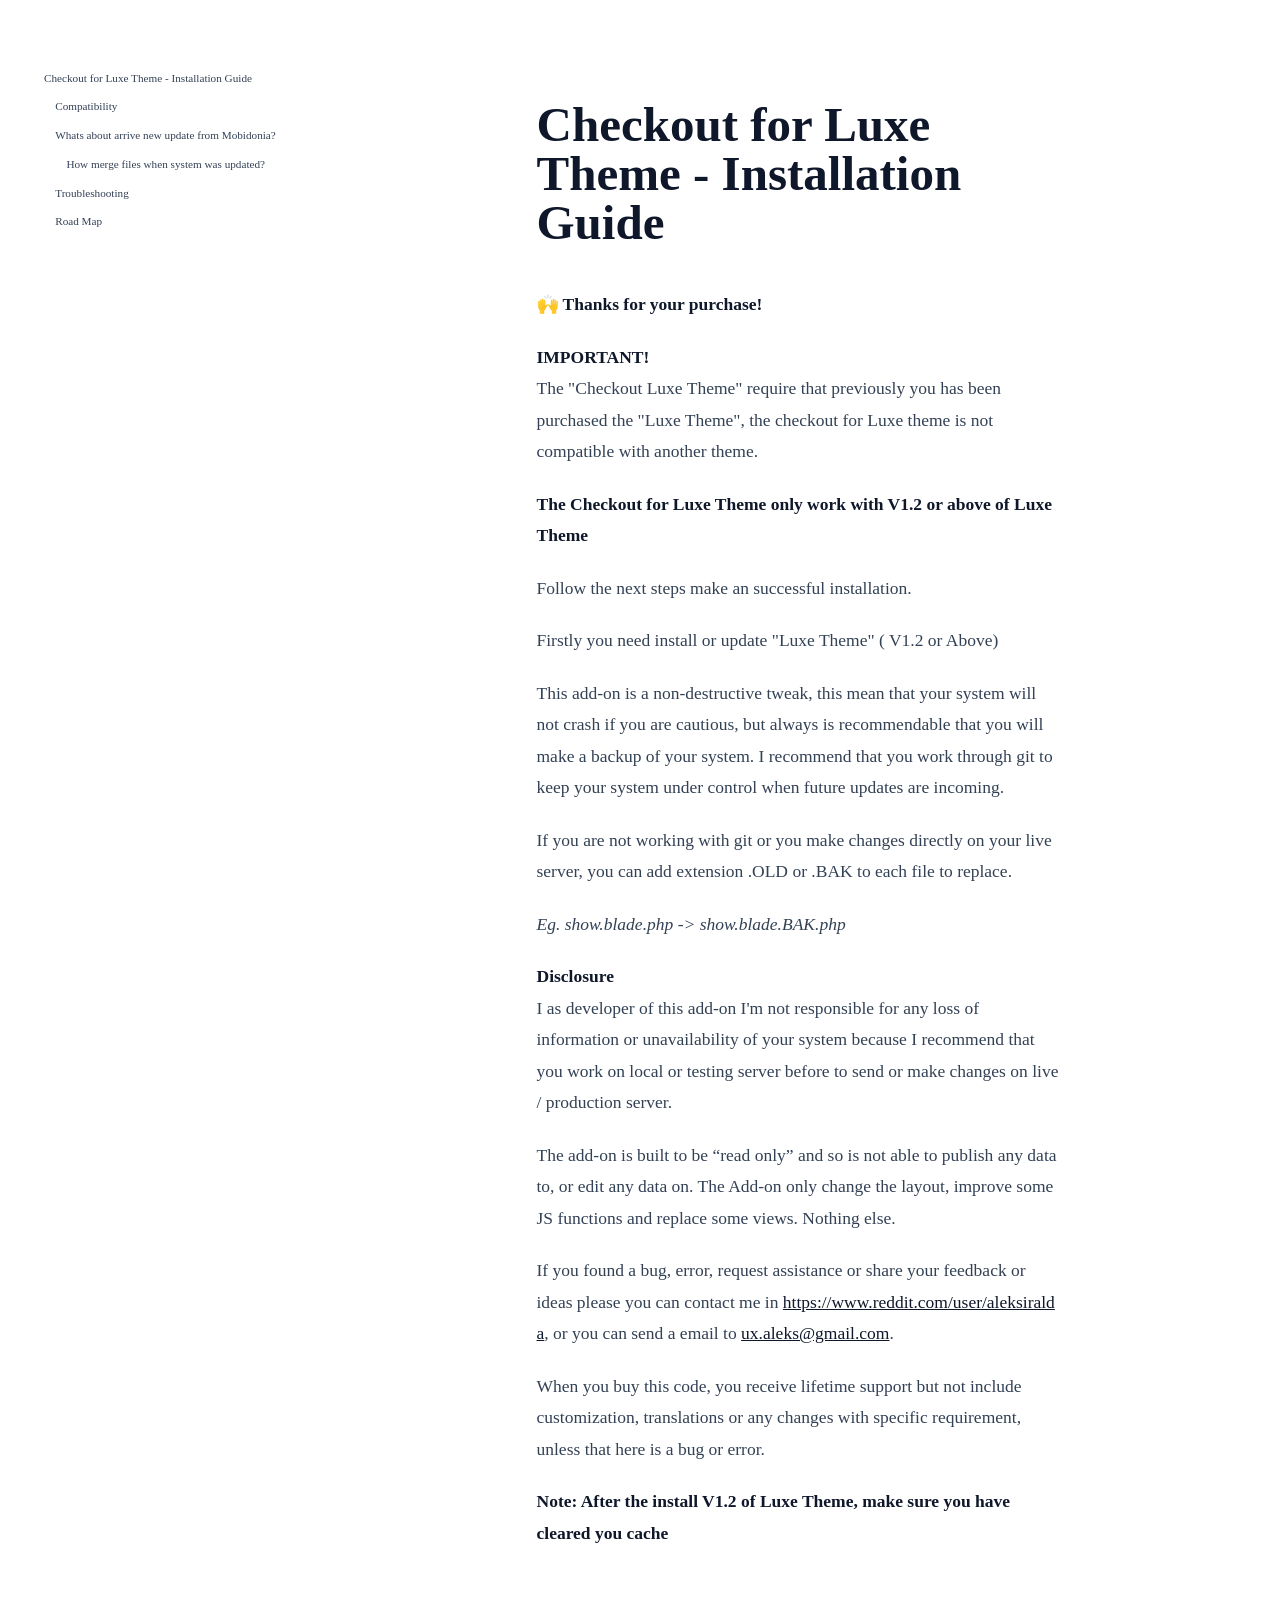
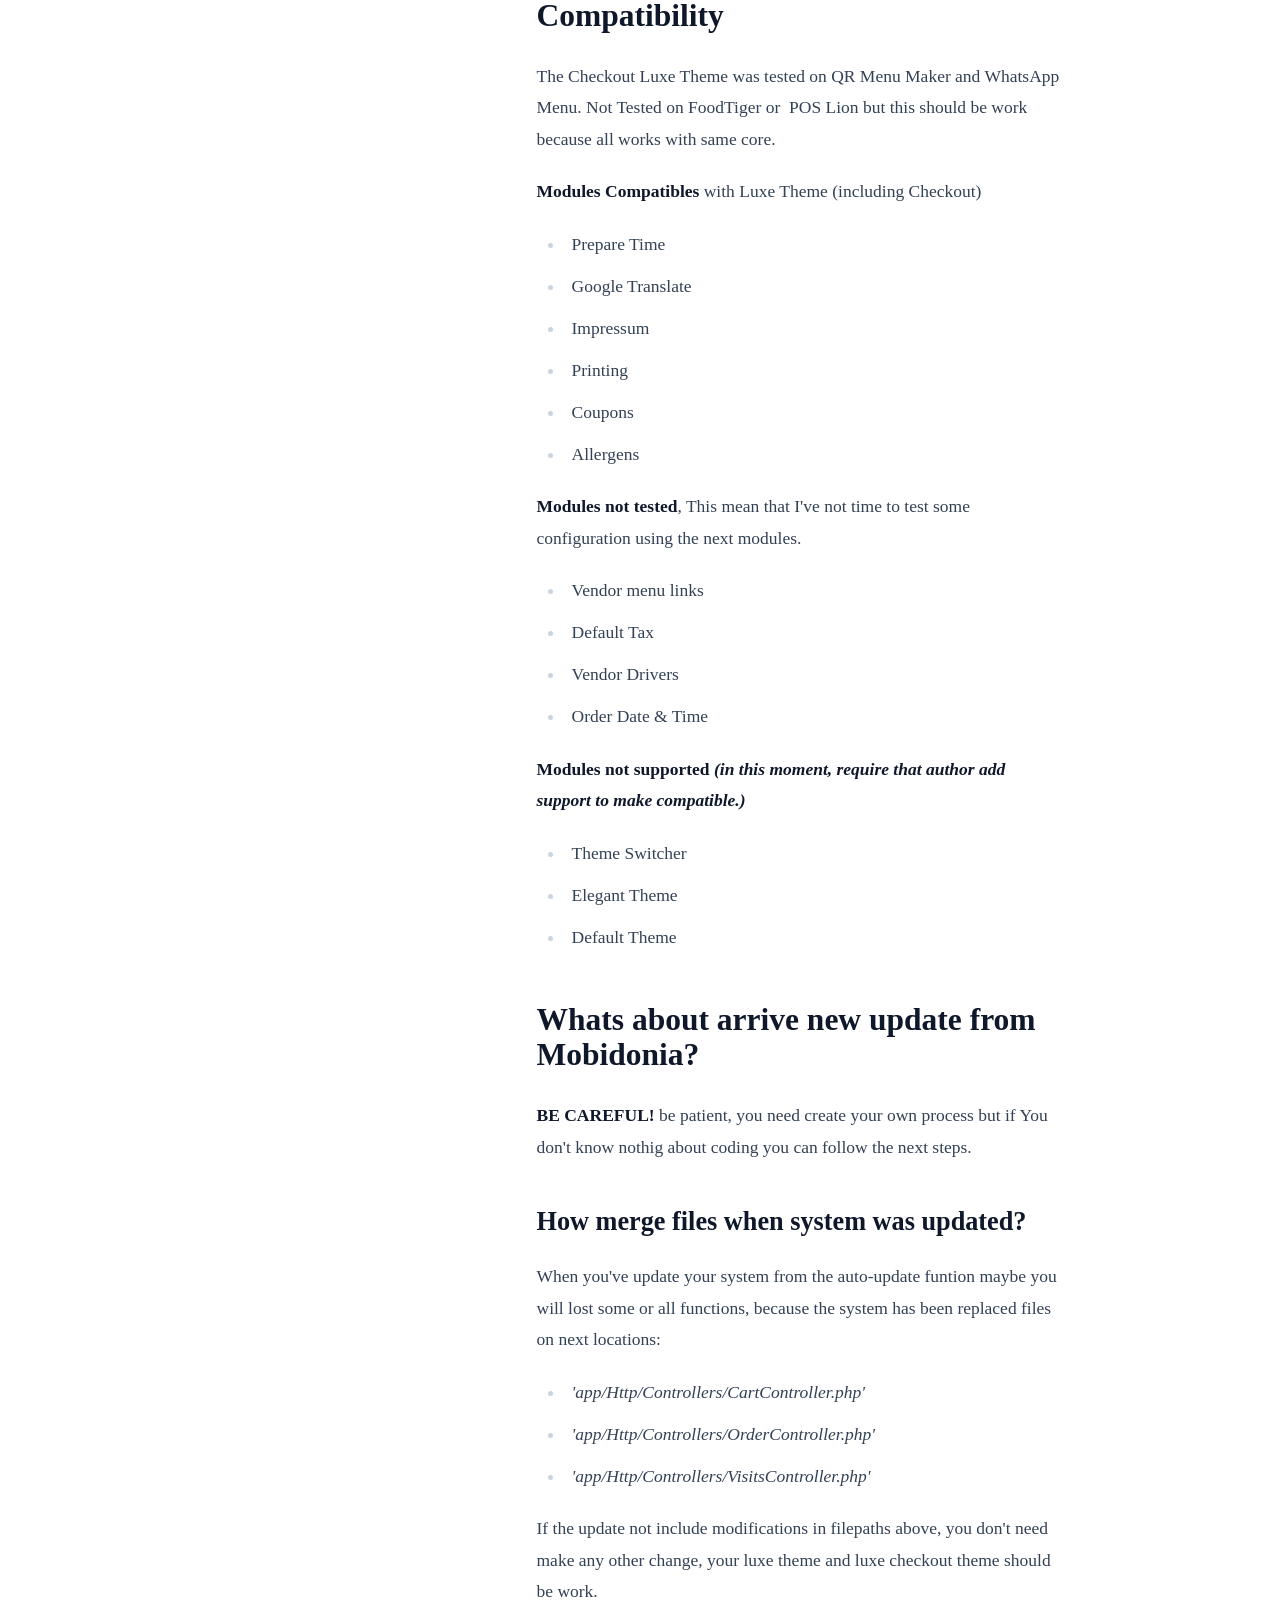
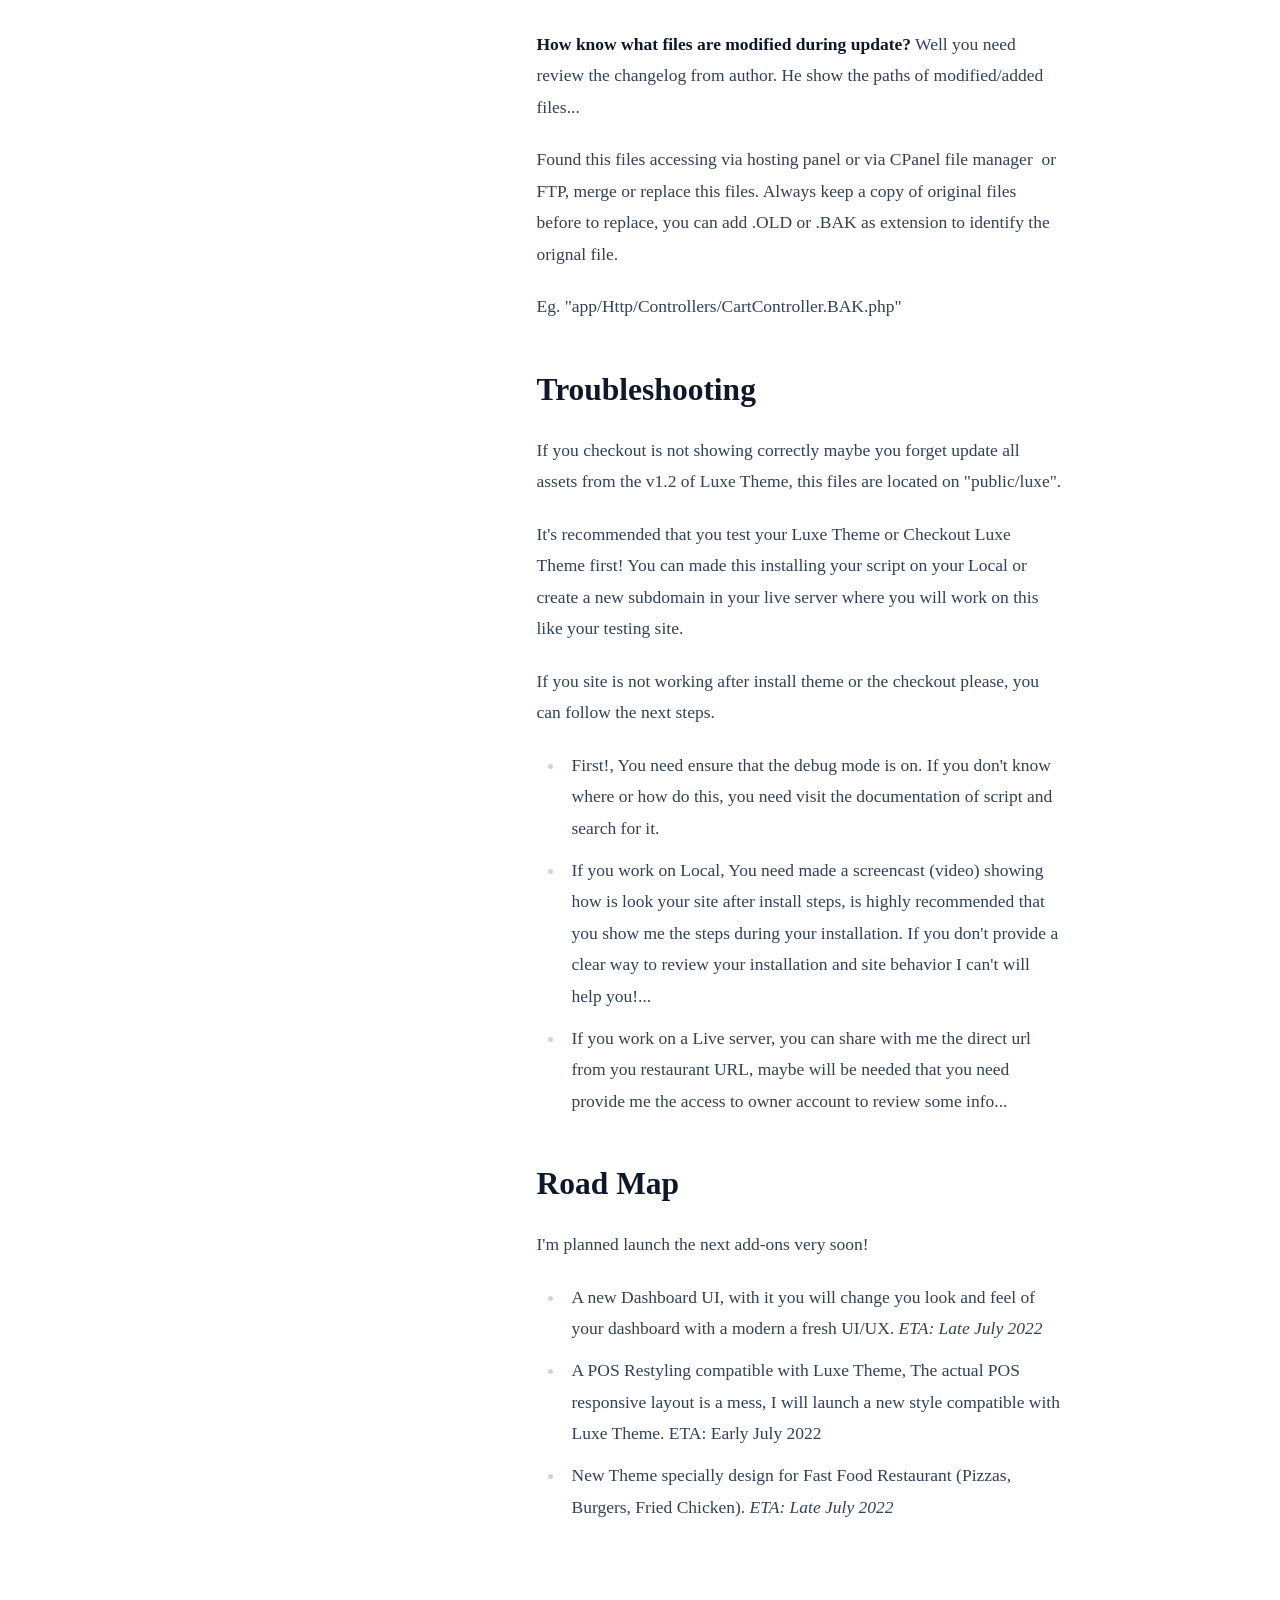
<file: doc-checkout.html>
<!doctype html>
<html>
<head>
<meta charset='UTF-8'><meta name='viewport' content='width=device-width initial-scale=1'>

<style type='text/css'>html {overflow-x: initial !important;}:root { --bg-color: #ffffff; --text-color: #333333; --select-text-bg-color: #B5D6FC; --select-text-font-color: auto; --monospace: "Lucida Console",Consolas,"Courier",monospace; --title-bar-height: 20px; }
.mac-os-11 { --title-bar-height: 28px; }
html { font-size: 14px; background-color: var(--bg-color); color: var(--text-color); font-family: "Helvetica Neue", Helvetica, Arial, sans-serif; -webkit-font-smoothing: antialiased; }
body { margin: 0px; padding: 0px; height: auto; inset: 0px; font-size: 1rem; line-height: 1.42857143; overflow-x: hidden; background-image: inherit; background-size: inherit; background-attachment: inherit; background-origin: inherit; background-clip: inherit; background-color: inherit; tab-size: 4; background-position: inherit; background-repeat: inherit; }
iframe { margin: auto; }
a.url { word-break: break-all; }
a:active, a:hover { outline: 0px; }
.in-text-selection, ::selection { text-shadow: none; background: var(--select-text-bg-color); color: var(--select-text-font-color); }
#write { margin: 0px auto; height: auto; width: inherit; word-break: normal; word-wrap: break-word; position: relative; white-space: normal; overflow-x: visible; padding-top: 36px; }
#write.first-line-indent p { text-indent: 2em; }
#write.first-line-indent li p, #write.first-line-indent p * { text-indent: 0px; }
#write.first-line-indent li { margin-left: 2em; }
.for-image #write { padding-left: 8px; padding-right: 8px; }
body.typora-export { padding-left: 30px; padding-right: 30px; }
.typora-export .footnote-line, .typora-export li, .typora-export p { white-space: pre-wrap; }
.typora-export .task-list-item input { pointer-events: none; }
@media screen and (max-width: 500px) { 
  body.typora-export { padding-left: 0px; padding-right: 0px; }
  #write { padding-left: 20px; padding-right: 20px; }
  .CodeMirror-sizer { margin-left: 0px !important; }
  .CodeMirror-gutters { display: none !important; }
}
#write li > figure:last-child { margin-bottom: 0.5rem; }
#write ol, #write ul { position: relative; }
img { max-width: 100%; vertical-align: middle; image-orientation: from-image; }
button, input, select, textarea { color: inherit; font-family: inherit; font-size: inherit; font-style: inherit; font-variant-caps: inherit; font-weight: inherit; font-stretch: inherit; line-height: inherit; }
input[type="checkbox"], input[type="radio"] { line-height: normal; padding: 0px; }
*, ::after, ::before { box-sizing: border-box; }
#write h1, #write h2, #write h3, #write h4, #write h5, #write h6, #write p, #write pre { width: inherit; }
#write h1, #write h2, #write h3, #write h4, #write h5, #write h6, #write p { position: relative; }
p { line-height: inherit; }
h1, h2, h3, h4, h5, h6 { break-after: avoid-page; break-inside: avoid; orphans: 4; }
p { orphans: 4; }
h1 { font-size: 2rem; }
h2 { font-size: 1.8rem; }
h3 { font-size: 1.6rem; }
h4 { font-size: 1.4rem; }
h5 { font-size: 1.2rem; }
h6 { font-size: 1rem; }
.md-math-block, .md-rawblock, h1, h2, h3, h4, h5, h6, p { margin-top: 1rem; margin-bottom: 1rem; }
.hidden { display: none; }
.md-blockmeta { color: rgb(204, 204, 204); font-weight: 700; font-style: italic; }
a { cursor: pointer; }
sup.md-footnote { padding: 2px 4px; background-color: rgba(238, 238, 238, 0.7); color: rgb(85, 85, 85); border-top-left-radius: 4px; border-top-right-radius: 4px; border-bottom-right-radius: 4px; border-bottom-left-radius: 4px; cursor: pointer; }
sup.md-footnote a, sup.md-footnote a:hover { color: inherit; text-transform: inherit; text-decoration: inherit; }
#write input[type="checkbox"] { cursor: pointer; width: inherit; height: inherit; }
figure { overflow-x: auto; margin: 1.2em 0px; max-width: calc(100% + 16px); padding: 0px; }
figure > table { margin: 0px; }
tr { break-inside: avoid; break-after: auto; }
thead { display: table-header-group; }
table { border-collapse: collapse; border-spacing: 0px; width: 100%; overflow: auto; break-inside: auto; text-align: left; }
table.md-table td { min-width: 32px; }
.CodeMirror-gutters { border-right-width: 0px; background-color: inherit; }
.CodeMirror-linenumber { }
.CodeMirror { text-align: left; }
.CodeMirror-placeholder { opacity: 0.3; }
.CodeMirror pre { padding: 0px 4px; }
.CodeMirror-lines { padding: 0px; }
div.hr:focus { cursor: none; }
#write pre { white-space: pre-wrap; }
#write.fences-no-line-wrapping pre { white-space: pre; }
#write pre.ty-contain-cm { white-space: normal; }
.CodeMirror-gutters { margin-right: 4px; }
.md-fences { font-size: 0.9rem; display: block; break-inside: avoid; text-align: left; overflow: visible; white-space: pre; background-image: inherit; background-size: inherit; background-attachment: inherit; background-origin: inherit; background-clip: inherit; background-color: inherit; position: relative !important; background-position: inherit; background-repeat: inherit; }
.md-fences-adv-panel { width: 100%; margin-top: 10px; text-align: center; padding-top: 0px; padding-bottom: 8px; overflow-x: auto; }
#write .md-fences.mock-cm { white-space: pre-wrap; }
.md-fences.md-fences-with-lineno { padding-left: 0px; }
#write.fences-no-line-wrapping .md-fences.mock-cm { white-space: pre; overflow-x: auto; }
.md-fences.mock-cm.md-fences-with-lineno { padding-left: 8px; }
.CodeMirror-line, twitterwidget { break-inside: avoid; }
.footnotes { opacity: 0.8; font-size: 0.9rem; margin-top: 1em; margin-bottom: 1em; }
.footnotes + .footnotes { margin-top: 0px; }
.md-reset { margin: 0px; padding: 0px; border: 0px; outline: 0px; vertical-align: top; text-decoration: none; text-shadow: none; float: none; position: static; width: auto; height: auto; white-space: nowrap; cursor: inherit; line-height: normal; font-weight: 400; text-align: left; box-sizing: content-box; direction: ltr; background-position: 0px 0px; }
li div { padding-top: 0px; }
blockquote { margin: 1rem 0px; }
li .mathjax-block, li p { margin: 0.5rem 0px; }
li blockquote { margin: 1rem 0px; }
li { margin: 0px; position: relative; }
blockquote > :last-child { margin-bottom: 0px; }
blockquote > :first-child, li > :first-child { margin-top: 0px; }
.footnotes-area { color: rgb(136, 136, 136); margin-top: 0.714rem; padding-bottom: 0.143rem; white-space: normal; }
#write .footnote-line { white-space: pre-wrap; }
@media print { 
  body, html { border: 1px solid transparent; height: 99%; break-after: avoid; break-before: avoid; font-variant-ligatures: no-common-ligatures; }
  #write { margin-top: 0px; padding-top: 0px; border-color: transparent !important; }
  .typora-export * { -webkit-print-color-adjust: exact; }
  .typora-export #write { break-after: avoid; }
  .typora-export #write::after { height: 0px; }
  .is-mac table { break-inside: avoid; }
  .typora-export-show-outline .typora-export-sidebar { display: none; }
}
.footnote-line { margin-top: 0.714em; font-size: 0.7em; }
a img, img a { cursor: pointer; }
pre.md-meta-block { font-size: 0.8rem; min-height: 0.8rem; white-space: pre-wrap; background-color: rgb(204, 204, 204); display: block; overflow-x: hidden; }
p > .md-image:only-child:not(.md-img-error) img, p > img:only-child { display: block; margin: auto; }
#write.first-line-indent p > .md-image:only-child:not(.md-img-error) img { left: -2em; position: relative; }
p > .md-image:only-child { display: inline-block; width: 100%; }
#write .MathJax_Display { margin: 0.8em 0px 0px; }
.md-math-block { width: 100%; }
.md-math-block:not(:empty)::after { display: none; }
.MathJax_ref { fill: currentcolor; }
[contenteditable="true"]:active, [contenteditable="true"]:focus, [contenteditable="false"]:active, [contenteditable="false"]:focus { outline: 0px; box-shadow: none; }
.md-task-list-item { position: relative; list-style-type: none; }
.task-list-item.md-task-list-item { padding-left: 0px; }
.md-task-list-item > input { position: absolute; top: 0px; left: 0px; margin-left: -1.2em; margin-top: calc(1em - 10px); border: none; }
.math { font-size: 1rem; }
.md-toc { min-height: 3.58rem; position: relative; font-size: 0.9rem; border-top-left-radius: 10px; border-top-right-radius: 10px; border-bottom-right-radius: 10px; border-bottom-left-radius: 10px; }
.md-toc-content { position: relative; margin-left: 0px; }
.md-toc-content::after, .md-toc::after { display: none; }
.md-toc-item { display: block; color: rgb(65, 131, 196); }
.md-toc-item a { text-decoration: none; }
.md-toc-inner:hover { text-decoration: underline; }
.md-toc-inner { display: inline-block; cursor: pointer; }
.md-toc-h1 .md-toc-inner { margin-left: 0px; font-weight: 700; }
.md-toc-h2 .md-toc-inner { margin-left: 2em; }
.md-toc-h3 .md-toc-inner { margin-left: 4em; }
.md-toc-h4 .md-toc-inner { margin-left: 6em; }
.md-toc-h5 .md-toc-inner { margin-left: 8em; }
.md-toc-h6 .md-toc-inner { margin-left: 10em; }
@media screen and (max-width: 48em) { 
  .md-toc-h3 .md-toc-inner { margin-left: 3.5em; }
  .md-toc-h4 .md-toc-inner { margin-left: 5em; }
  .md-toc-h5 .md-toc-inner { margin-left: 6.5em; }
  .md-toc-h6 .md-toc-inner { margin-left: 8em; }
}
a.md-toc-inner { font-size: inherit; font-style: inherit; font-weight: inherit; line-height: inherit; }
.footnote-line a:not(.reversefootnote) { color: inherit; }
.md-attr { display: none; }
.md-fn-count::after { content: "."; }
code, pre, samp, tt { font-family: var(--monospace); }
kbd { margin: 0px 0.1em; padding: 0.1em 0.6em; font-size: 0.8em; color: rgb(36, 39, 41); background-color: rgb(255, 255, 255); border: 1px solid rgb(173, 179, 185); border-top-left-radius: 3px; border-top-right-radius: 3px; border-bottom-right-radius: 3px; border-bottom-left-radius: 3px; box-shadow: rgba(12, 13, 14, 0.2) 0px 1px 0px, rgb(255, 255, 255) 0px 0px 0px 2px inset; white-space: nowrap; vertical-align: middle; }
.md-comment { color: rgb(162, 127, 3); opacity: 0.6; font-family: var(--monospace); }
code { text-align: left; }
a.md-print-anchor { white-space: pre !important; border: none !important; display: inline-block !important; position: absolute !important; width: 1px !important; right: 0px !important; outline: 0px !important; text-shadow: initial !important; background-position: 0px 0px !important; }
.os-windows.monocolor-emoji .md-emoji { font-family: "Segoe UI Symbol", sans-serif; }
.md-diagram-panel > svg { max-width: 100%; }
[lang="flow"] svg, [lang="mermaid"] svg { max-width: 100%; height: auto; }
[lang="mermaid"] .node text { font-size: 1rem; }
table tr th { border-bottom-width: 0px; }
video { max-width: 100%; display: block; margin: 0px auto; }
iframe { max-width: 100%; width: 100%; border: none; }
.highlight td, .highlight tr { border: 0px; }
mark { background-color: rgb(255, 255, 0); color: rgb(0, 0, 0); }
.md-html-inline .md-plain, .md-html-inline strong, mark .md-inline-math, mark strong { color: inherit; }
.md-expand mark .md-meta { opacity: 0.3 !important; }
mark .md-meta { color: rgb(0, 0, 0); }
@media print { 
  .typora-export h1, .typora-export h2, .typora-export h3, .typora-export h4, .typora-export h5, .typora-export h6 { break-inside: avoid; }
}
.md-diagram-panel .messageText { stroke: none !important; }
.md-diagram-panel .start-state { fill: var(--node-fill); }
.md-diagram-panel .edgeLabel rect { opacity: 1 !important; }
.md-fences.md-fences-math { font-size: 1em; }
.md-fences-advanced:not(.md-focus) { padding: 0px; white-space: nowrap; border: 0px; }
.md-fences-advanced:not(.md-focus) { background-image: inherit; background-size: inherit; background-attachment: inherit; background-origin: inherit; background-clip: inherit; background-color: inherit; background-position: inherit; background-repeat: inherit; }
.typora-export-show-outline .typora-export-content { max-width: 1440px; margin: auto; display: flex; flex-direction: row; }
.typora-export-sidebar { width: 300px; font-size: 0.8rem; margin-top: 80px; margin-right: 18px; }
.typora-export-show-outline #write { --webkit-flex: 2; flex: 2 1 0%; }
.typora-export-sidebar .outline-content { position: fixed; top: 0px; max-height: 100%; overflow: hidden auto; padding-bottom: 30px; padding-top: 60px; width: 300px; }
@media screen and (max-width: 1024px) { 
  .typora-export-sidebar, .typora-export-sidebar .outline-content { width: 240px; }
}
@media screen and (max-width: 800px) { 
  .typora-export-sidebar { display: none; }
}
.outline-content li, .outline-content ul { margin-left: 0px; margin-right: 0px; padding-left: 0px; padding-right: 0px; list-style: none; }
.outline-content ul { margin-top: 0px; margin-bottom: 0px; }
.outline-content strong { font-weight: 400; }
.outline-expander { width: 1rem; height: 1.428571429rem; position: relative; display: table-cell; vertical-align: middle; cursor: pointer; padding-left: 4px; }
.outline-expander::before { content: ''; position: relative; font-family: Ionicons; display: inline-block; font-size: 8px; vertical-align: middle; }
.outline-item { padding-top: 3px; padding-bottom: 3px; cursor: pointer; }
.outline-expander:hover::before { content: ''; }
.outline-h1 > .outline-item { padding-left: 0px; }
.outline-h2 > .outline-item { padding-left: 1em; }
.outline-h3 > .outline-item { padding-left: 2em; }
.outline-h4 > .outline-item { padding-left: 3em; }
.outline-h5 > .outline-item { padding-left: 4em; }
.outline-h6 > .outline-item { padding-left: 5em; }
.outline-label { cursor: pointer; display: table-cell; vertical-align: middle; text-decoration: none; color: inherit; }
.outline-label:hover { text-decoration: underline; }
.outline-item:hover { border-color: rgb(245, 245, 245); background-color: var(--item-hover-bg-color); }
.outline-item:hover { margin-left: -28px; margin-right: -28px; border-left-width: 28px; border-left-style: solid; border-left-color: transparent; border-right-width: 28px; border-right-style: solid; border-right-color: transparent; }
.outline-item-single .outline-expander::before, .outline-item-single .outline-expander:hover::before { display: none; }
.outline-item-open > .outline-item > .outline-expander::before { content: ''; }
.outline-children { display: none; }
.info-panel-tab-wrapper { display: none; }
.outline-item-open > .outline-children { display: block; }
.typora-export .outline-item { padding-top: 1px; padding-bottom: 1px; }
.typora-export .outline-item:hover { margin-right: -8px; border-right-width: 8px; border-right-style: solid; border-right-color: transparent; }
.typora-export .outline-expander::before { content: "+"; font-family: inherit; top: -1px; }
.typora-export .outline-expander:hover::before, .typora-export .outline-item-open > .outline-item > .outline-expander::before { content: '−'; }
.typora-export-collapse-outline .outline-children { display: none; }
.typora-export-collapse-outline .outline-item-open > .outline-children, .typora-export-no-collapse-outline .outline-children { display: block; }
.typora-export-no-collapse-outline .outline-expander::before { content: "" !important; }
.typora-export-show-outline .outline-item-active > .outline-item .outline-label { font-weight: 700; }
.md-inline-math-container mjx-container { zoom: 0.95; }


@import "";

/* FONTS */

/* VARIABLES */

:root {
  --theme-0: #fff;

  /* Slate grayscale */
  --theme-50: #f8fafc;
  --theme-100: #f1f5f9;
  --theme-200: #e2e8f0;
  --theme-300: #cbd5e1;
  --theme-400: #94a3b8;
  --theme-500: #64748b;
  --theme-600: #475569;
  --theme-700: #334155;
  --theme-800: #1e293b;
  --theme-900: #0f172a;

  /* Tailwind variables */
  --tw-primary: #62bbf3;

  --tw-prose-body: var(--theme-700);
  --tw-prose-headings: var(--theme-900);
  --tw-prose-lead: var(--theme-600);
  --tw-prose-links: var(--theme-900);
  --tw-prose-bold: var(--theme-900);
  --tw-prose-counters: var(--theme-500);
  --tw-prose-bullets: var(--theme-300);
  --tw-prose-hr: var(--theme-200);
  --tw-prose-quotes: var(--theme-900);
  --tw-prose-quote-borders: var(--theme-200);
  --tw-prose-captions: var(--theme-500);
  --tw-prose-code: var(--theme-900);
  --tw-prose-pre-code: var(--theme-100);
  --tw-prose-pre-bg: var(--theme-800);
  --tw-prose-th-borders: var(--theme-300);
  --tw-prose-td-borders: var(--theme-200);
  --tw-prose-bg: var(--theme-0);
  --tw-prose-meta: var(--theme-500);
  --tw-prose-meta-bg: var(--theme-100);

  --tw-prose-invert-body: var(--theme-300);
  --tw-prose-invert-headings: var(--theme-0);
  --tw-prose-invert-lead: var(--theme-400);
  --tw-prose-invert-links: var(--theme-0);
  --tw-prose-invert-bold: var(--theme-0);
  --tw-prose-invert-counters: var(--theme-400);
  --tw-prose-invert-bullets: var(--theme-600);
  --tw-prose-invert-hr: var(--theme-700);
  --tw-prose-invert-quotes: var(--theme-100);
  --tw-prose-invert-quote-borders: var(--theme-700);
  --tw-prose-invert-captions: var(--theme-400);
  --tw-prose-invert-code: var(--theme-0);
  --tw-prose-invert-pre-bg: var(--theme-900);
  --tw-prose-invert-th-borders: var(--theme-600);
  --tw-prose-invert-td-borders: var(--theme-700);
  --tw-prose-invert-bg: var(--theme-800);
  --tw-prose-invert-meta: var(--theme-400);
  --tw-prose-invert-meta-bg: var(--theme-700);

  --tw-highlight-color: #fde047; /* yellow-300 */
  --tw-drop-shadow-md: drop-shadow(0 4px 3px rgb(0 0 0 / 0.07))
    drop-shadow(0 2px 2px rgb(0 0 0 / 0.06));

  /* Typora variables */

  --background: var(--tw-prose-bg);
  --bg-color: var(--tw-prose-bg);
  --text-color: var(--tw-prose-body);
  --primary-color: var(--tw-primary);
  --md-char-color: var(--theme-400);
  --meta-content-color: var(--theme-500);
  --typora-source-body: var(--theme-800);
  --heading-char-color: var(--md-char-color);
  --mermaid-theme: neutral;

  --md-char-color-inverted: var(--theme-500);
  --meta-content-color-inverted: var(--theme-400);
  --typora-source-body-inverted: var(--theme-300);
  --mermaid-theme-inverted: dark;

  /* Sidebar */
  --side-bar-bg-color: var(--tw-prose-bg);
  --active-file-bg-color: var(--theme-100);
  --active-file-text-color: var(--tw-prose-bold);
  --active-file-border-color: var(--theme-100);
  --panel-border-color: var(--theme-300);
  --blur-text-color: var(--theme-300);
  --window-border: 1px solid var(--theme-200);
  --item-hover-bg-color: var(--theme-100);
  --search-hit-text-bg-color: var(--theme-200);
  --search-hit-text-font-color: inherit;
  --search-select-text-color: var(--select-text-font-color);
  --search-select-bg-color: var(--select-text-bg-color);

  --blur-text-color-inverted: var(--theme-500);
  --panel-border-color-inverted: var(--theme-700);
  --active-file-bg-color-inverted: var(--theme-700);
  --window-border-inverted: 1px solid var(--theme-700);
  --search-hit-text-bg-color-inverted: var(--theme-700);
  --search-hit-text-font-color-inverted: var(--theme-0);
  --search-select-bg-color-inverted: var(--theme-400);
  --rawblock-edit-panel-bd: var(--tw-prose-pre-bg);
  --item-hover-bg-color-inverted: var(--theme-700);

  --monospace: ui-monospace, SFMono-Regular, Menlo, Monaco, Consolas,
    "Liberation Mono", "Courier New", monospace;

  /* Custom */
  --footnote: var(--theme-800);
  --footnote-bg: var(--theme-200);
  --button-bg: var(--theme-200);

  --footnote-bg-inverted: var(--theme-400);
  --button-bg-inverted: var(--theme-600);

  --md-grid-header: var(--theme-100);
  --md-grid-header-ext: var(--theme-400);
  --md-grid-ext: var(--theme-300);
  --md-grid-header-active: var(--theme-500);
  --md-grid-active: var(--theme-400);
  --md-grid-border-color: var(--theme-500);

  --md-grid-header-inverted: var(--theme-600);
  --md-grid-header-ext-inverted: var(--theme-500);
  --md-grid-ext-inverted: var(--theme-600);
  --md-grid-header-active-inverted: var(--theme-400);
  --md-grid-active-inverted: var(--theme-500);
  --md-grid-border-color-inverted: var(--theme-200);

  --code-blocks-font-size: 0.9em;
  --inline-code-font-size: 0.9em;
}

.ty-file-search-match-text {
  background-color: var(--search-hit-text-bg-color);
}

/* TAILWIND RESET */

/*
1. Prevent padding and border from affecting element width. (https://github.com/mozdevs/cssremedy/issues/4)
2. Allow adding a border to an element by just adding a border-width. (https://github.com/tailwindcss/tailwindcss/pull/116)
*/

*,
::before,
::after {
  box-sizing: border-box;
  /* 1 */
  border-width: 0;
  /* 2 */
  border-style: solid;
  /* 2 */
  border-color: currentColor;
  /* 2 */
}

::before,
::after {
  --tw-content: "";
}

/*
1. Use a consistent sensible line-height in all browsers.
2. Prevent adjustments of font size after orientation changes in iOS.
3. Use a more readable tab size.
*/

#text {
  line-height: 1.5;
  /* 1 */
  -webkit-text-size-adjust: 100%;
  /* 2 */
  -moz-tab-size: 4;
  /* 3 */
  -o-tab-size: 4;
  tab-size: 4;
  /* 3 */
}

/*
1. Remove the margin in all browsers.
2. Inherit line-height from `html` so users can set them as a class directly on the `html` element.
*/

#text {
  margin: 0;
  /* 1 */
  line-height: inherit;
  /* 2 */
}

/*
1. Add the correct height in Firefox.
2. Correct the inheritance of border color in Firefox. (https://bugzilla.mozilla.org/show_bug.cgi?id=190655)
3. Ensure horizontal rules are visible by default.
*/

hr {
  height: 0;
  /* 1 */
  color: inherit;
  /* 2 */
  border-top-width: 1px;
  /* 3 */
}

/*
Add the correct text decoration in Chrome, Edge, and Safari.
*/

abbr:where([title]) {
  -webkit-text-decoration: underline dotted;
  text-decoration: underline dotted;
}

/*
Remove the default font size and weight for headings.
*/

h1,
h2,
h3,
h4,
h5,
h6 {
  font-size: inherit;
  font-weight: inherit;
}

/*
Reset links to optimize for opt-in styling instead of opt-out.
*/

a {
  color: inherit;
  text-decoration: inherit;
}

/*
Add the correct font weight in Edge and Safari.
*/

b,
strong {
  font-weight: bolder;
}

/*
1. Use the user's configured `mono` font family by default.
2. Correct the odd `em` font sizing in all browsers.
*/

code,
kbd,
samp,
pre {
  font-family: var(--monospace);
  /* 1 */
  font-size: 1em;
  /* 2 */
}

/*
Add the correct font size in all browsers.
*/

small {
  font-size: 80%;
}

/*
Prevent `sub` and `sup` elements from affecting the line height in all browsers.
*/

sub,
sup {
  font-size: 75%;
  line-height: 0;
  position: relative;
  vertical-align: baseline;
}

sub {
  bottom: -0.25em;
}

sup {
  top: -0.5em;
}

/*
1. Remove text indentation from table contents in Chrome and Safari. (https://bugs.chromium.org/p/chromium/issues/detail?id=999088, https://bugs.webkit.org/show_bug.cgi?id=201297)
2. Correct table border color inheritance in all Chrome and Safari. (https://bugs.chromium.org/p/chromium/issues/detail?id=935729, https://bugs.webkit.org/show_bug.cgi?id=195016)
3. Remove gaps between table borders by default.
*/

table {
  text-indent: 0;
  /* 1 */
  border-color: inherit;
  /* 2 */
  border-collapse: collapse;
  /* 3 */
}

/*
1. Change the font styles in all browsers.
2. Remove the margin in Firefox and Safari.
3. Remove default padding in all browsers.
*/

button,
input,
optgroup,
select,
textarea {
  font-family: inherit;
  /* 1 */
  font-size: 100%;
  /* 1 */
  line-height: inherit;
  /* 1 */
  color: inherit;
  /* 1 */
  margin: 0;
  /* 2 */
  padding: 0;
  /* 3 */
}

/*
Removes the default spacing and border for appropriate elements.
*/

blockquote,
dl,
dd,
h1,
h2,
h3,
h4,
h5,
h6,
hr,
figure,
p,
pre {
  margin: 0;
}

fieldset {
  margin: 0;
  padding: 0;
}

legend {
  padding: 0;
}

ol,
ul,
menu {
  list-style: none;
  margin: 0;
  padding: 0;
}

/*
Prevent resizing textareas horizontally by default.
*/

textarea {
  resize: vertical;
}

/* TAILWIND PROSE IMPLEMENTATION */

#write {
  font-size: 1.25rem /* 20px */;
  line-height: 1.8;
}

html,
body {
  font-family: "Inter";
}

/* on Windows/Linux, it is the part that is not titlebar or status bar. */
content,
titlebar {
  background: var(--tw-prose-bg);
}

#write {
  padding-top: 100px;
  padding-bottom: 100px;
  color: var(--tw-prose-body);
  max-width: 60ch;
}

#write > :where(:first-child) {
  margin-top: 0;
}

#write > :where(:last-child) {
  margin-bottom: 0;
}

/**
  * ---------------------
  * Block Elements
  */

/* yaml */
pre.md-meta-block {
  color: var(--tw-prose-meta);
  background-color: var(--tw-prose-meta-bg);
  font-weight: 400;
  font-size: var(--code-blocks-font-size);
  line-height: 1.7777778;
  border-radius: 0.5rem /* 8px */;
  padding: 1.1111111em 1.3333333em;
  margin-bottom: 2.8em;
}

/* headings */
h1 {
  color: var(--tw-prose-headings);
  font-weight: 800;
  font-size: 2.8em;
  margin-top: 0;
  margin-bottom: 0.8571429em;
  line-height: 1;
}

h1 strong {
  font-weight: 900;
}

h2 {
  color: var(--tw-prose-headings);
  font-weight: 700;
  font-size: 1.8em;
  margin-top: 1.5555556em;
  margin-bottom: 0.8888889em;
  line-height: 1.1111111;
}

h2 strong {
  font-weight: 800;
}

h3 {
  color: var(--tw-prose-headings);
  font-weight: 600;
  font-size: 1.5em;
  margin-top: 1.6em;
  margin-bottom: 0.6666667em;
  line-height: 1.3333333;
}

h3 strong {
  font-weight: 700;
}

h4 {
  color: var(--tw-prose-headings);
  font-weight: 600;
  margin-top: 1.8em;
  margin-bottom: 0.6em;
  line-height: 1.6;
}

h4 strong {
  font-weight: 700;
}

h2 code {
  font-size: 0.8611111em;
}

h3 code {
  font-size: 0.9em;
}

h2 + * {
  margin-top: 0;
}

h3 + * {
  margin-top: 0;
}

h4 + * {
  margin-top: 0;
}

/* table */

table {
  width: 100%;
  table-layout: auto;
  text-align: left;
  margin-top: 2em;
  margin-bottom: 2em;
  font-size: 0.9em;
  line-height: 1.5555556;
}

/* table header */

thead {
  border-bottom-width: 1px;
  border-bottom-color: var(--tw-prose-th-borders);
}

thead th {
  color: var(--tw-prose-headings);
  font-weight: 600;
  vertical-align: bottom;
  padding-right: 0.6666667em;
  padding-bottom: 0.8888889em;
  padding-left: 0.6666667em;
}

thead th:first-child {
  padding-left: 0;
}

thead th:last-child {
  padding-right: 0;
}

tbody tr {
  border-bottom-width: 1px;
  border-bottom-color: var(--tw-prose-td-borders);
}

tbody tr:last-child {
  border-bottom-width: 0;
}

tbody td {
  vertical-align: baseline;
  padding-top: 0.8888889em;
  padding-right: 0.6666667em;
  padding-bottom: 0.8888889em;
  padding-left: 0.6666667em;
}

tbody td:first-child {
  padding-left: 0;
}

tbody td:last-child {
  padding-right: 0;
}

.md-grid-board tr[row="1"] {
  background-color: var(--md-grid-header);
}

.md-grid-board a:hover,
.md-grid-board a.md-active {
  background: var(--md-grid-active);
}

.md-grid-board tr[row="1"] a:hover,
.md-grid-board tr[row="1"] a.md-active {
  background: var(--md-grid-header-active);
}

.md-grid-board .md-grid-ext {
  background: var(--md-grid-ext);
}

.md-grid-board tr[row="1"] .md-grid-ext {
  background: var(--md-grid-header-ext);
}

.md-grid-board a {
  border-color: var(--md-grid-border-color) !important;
}

/* lists */

ol {
  list-style-type: decimal;
  padding-left: 1.6em;
}

li {
  margin-top: 0.6em;
  margin-bottom: 0.6em;
}

ul {
  list-style-type: disc;
  padding-left: 1.6em;
}

#write ul.task-list {
  padding-left: 0;
}

#write li.task-list-item {
  padding-left: 0.4em;
}

#write input[type="checkbox"] {
  margin-left: -1em;
}

input[checked] ~ * {
  opacity: 0.7;
  text-decoration: line-through;
}

ol > li::marker {
  font-weight: 400;
  color: var(--tw-prose-counters);
}

ul > li::marker {
  color: var(--tw-prose-bullets);
}

ul > li,
ol > li {
  padding-left: 0.4em;
}

ul > li p,
ol > li p {
  margin-top: 0.8em;
  margin-bottom: 0.8em;
}

#write > ul > li > :not(input):first-child,
#write > ol > li > :not(input):first-child,
#write > ul > li > input + *,
#write > ol > li > input + * {
  margin-top: 1.2em;
}

#write > ul > li > *:last-child,
#write > ol > li > *:last-child {
  margin-bottom: 1.2em;
}

#write ul > li > p:only-child,
#write ol > li > p:only-child,
#write ul > li > input + p:last-child,
#write ol > li > input + p:last-child {
  margin-top: 0;
  margin-bottom: 0;
}

ul ul,
ul ol,
ol ul,
ol ol {
  margin-top: 0.8em;
  margin-bottom: 0.8em;
}

/* blockquote */
blockquote {
  font-weight: 500;
  font-style: italic;
  color: var(--tw-prose-quotes);
  border-left-width: 0.25rem;
  border-left-color: var(--tw-prose-quote-borders);
  quotes: "\201C""\201D""\2018""\2019";
  margin-top: 1.6em;
  margin-bottom: 1.6em;
  padding-left: 1.0666667em;
}

blockquote p:first-of-type::before {
  content: open-quote;
}

blockquote p:last-of-type::after {
  content: close-quote;
}

/* hr */
hr {
  border-color: var(--tw-prose-hr);
  border-top-width: 1px;
}

[mdtype="hr"] {
  margin-top: 2.8em;
  margin-bottom: 2.8em;
}

p {
  margin-top: 1.2em;
  margin-bottom: 1.2em;
}

/* diagram panel */
.md-diagram-panel {
  color: var(--tw-prose-body);
}

.enable-diagrams .md-diagram .code-tooltip {
  bottom: -1.9em;
  right: 0;
}

.md-fences-adv-panel {
  margin-top: 1.3em;
}

/* footnote definition */
sup.md-footnote {
  color: var(--footnote);
  background-color: var(--footnote-bg);
}

.footnotes {
  font-size: 0.85em;
}

.md-reverse-footnote-area a {
  font-family: "Inter";
  text-decoration: none;
  color: var(--tw-primary);
  border-radius: 3px;
}

.md-hover-tip .code-tooltip-content {
  font-size: 1.05rem;
  line-height: 1.6;
  padding: 0.8em 1.2em;
}

.md-reverse-footnote-area a:hover {
  background-color: var(--item-hover-bg-color);
}

.md-def-name:before {
  color: var(--md-char-color);
}

.md-rawblock.md-rawblock-on-edit,
.md-rawblock:hover {
  color: var(--tw-prose-pre-code);
}

.md-inline-math script {
  color: var(--tw-prose-code);
}

g[data-mml-node="merror"] > rect[data-background] {
  fill: var(--tw-highlight-color) !important;
}

g[data-mml-node="merror"] > g {
  fill: #000 !important;
  stroke: #000 !important;
}

.code-tooltip {
  color: var(--tw-prose-pre-code);
}

.code-tooltip .md-mathjax-preview {
  color: var(--tw-prose-body);
}

.md-htmlblock-container,
.md-rawblock-input.md-rawblock-control,
.md-htmlblock-panel.md-rawblock-control,
.md-math-container {
  border-radius: 0.5rem 0 0.5rem 0.5rem;
}

.md-rawblock-input {
  font-size: var(--code-blocks-font-size);
  padding: 0 1.3333333em;
}

.md-mathblock-panel .md-rawblock-input.md-rawblock-control {
  border-top-color: transparent;
  border-bottom-color: transparent;
  border-radius: 0;
}

.md-mathblock-panel .md-rawblock-before {
  padding-top: 1.1em;
  border-top-left-radius: 0.5rem;
}

.md-mathblock-panel .md-rawblock-after {
  padding-bottom: 1.1em;
  border-bottom-left-radius: 0.5rem;
  border-bottom-right-radius: 0.5rem;
}

.md-htmlblock-panel .md-rawblock-input {
  padding-top: 1.1111111em;
  padding-bottom: 1.1111111em;
}

.md-mathblock-panel .md-rawblock-before,
.md-mathblock-panel .md-rawblock-after {
  font-size: var(--code-blocks-font-size);
  padding-left: calc(4px + 1.3333333em);
  color: var(--code-bracket);
}

.md-rawblock-tooltip {
  color: var(--tw-prose-pre-code);
  border-radius: 0.5rem 0.5rem 0 0;
}

.md-rawblock-tooltip-name {
  opacity: 1;
}

.md-comment {
  font-size: var(--inline-code-font-size);
  color: var(--code-comment);
}

.md-raw-inline,
.md-tag,
[md-inline="linebreak"],
.md-image > .md-meta,
.md-inline-math.md-expand > .md-inline-math-container {
  font-size: var(--code-blocks-font-size);
}

/**
  * Code Fences
  * see http://support.typora.io/Code-Block-Styles
  */

.md-fences {
  color: var(--tw-prose-pre-code);
  background-color: var(--tw-prose-pre-bg);
  font-weight: 400;
  font-size: var(--code-blocks-font-size);
  line-height: 1.7777778;
  margin-top: 2em;
  margin-bottom: 2em;
  border-radius: 0.5rem /* 8px */;
  padding: 1.1111111em 1.3333333em;
}

.md-fences.md-focus {
  border-bottom-right-radius: 0;
}

.md-fences > .code-tooltip {
  height: 1.8rem;
  bottom: -1.8rem;
  font-size: 0.9rem;
  border-radius: 0 0 0.5rem 0.5rem;
}

.code-tooltip .ty-input {
  min-width: 10rem;
}

pre code {
  background-color: transparent;
  border-width: 0;
  border-radius: 0;
  padding: 0;
  font-weight: inherit;
  color: inherit;
  font-size: inherit;
  font-family: inherit;
  line-height: inherit;
}

pre code::before {
  content: none;
}

pre code::after {
  content: none;
}

#write .CodeMirror-line {
  white-space: nowrap;
  margin: 0;
  padding: 0;
}

/* SYNTAX HIGHLIGHTING */

:root {
  --code-neutral: var(--theme-800);
  --code-cursor: var(--theme-900);
  --code-string: rgb(14, 165, 233); /* sky-500 */
  --code-number: rgb(245, 158, 11); /* amber-500 */
  --code-tag: rgb(236, 72, 153); /* pink-500 */
  --code-variable: var(--theme-700);
  --code-operator: var(--theme-600);
  --code-comment: var(--theme-500);
  --code-bracket: var(--theme-500);
  --code-citation: var(--theme-500);

  --code-neutral-inverted: var(--theme-100);
  --code-cursor-inverted: var(--theme-50);
  --code-string-inverted: #7dd4fc; /* sky-300 */
  --code-number-inverted: #fde68a; /* amber-100 */
  --code-tag-inverted: #f472b5; /* pink-400 */
  --code-variable-inverted: var(--theme-200);
  --code-operator-inverted: var(--theme-400);
  --code-comment-inverted: var(--theme-400);
  --code-bracket-inverted: var(--theme-500);
  --code-citation-inverted: var(--theme-400);
}

#write .cm-s-inner {
  --code-neutral: var(--code-neutral-inverted);
  --code-cursor: var(--code-cursor-inverted);
  --code-string: var(--code-string-inverted);
  --code-number: var(--code-number-inverted);
  --code-tag: var(--code-tag-inverted);
  --code-variable: var(--code-variable-inverted);
  --code-operator: var(--code-operator-inverted);
  --code-comment: var(--code-comment-inverted);
  --code-bracket: var(--code-bracket-inverted);
  --code-citation: var(--code-citation-inverted);
}

.CodeMirror-selectedtext {
  background-color: transparent;
}
.CodeMirror-cursor {
  border-left: 1px solid var(--code-cursor) !important;
}
.CodeMirror-gutters {
  border-color: var(--code-comment);
}
.cm-s-inner span.cm-string {
  color: var(--code-string);
}

.cm-s-inner span.cm-number {
  color: var(--code-number);
}

.cm-s-inner span.cm-tag,
.cm-s-inner span.cm-keyword,
.cm-s-inner span.cm-qualifier {
  color: var(--code-tag);
}

.cm-s-inner .CodeMirror-guttermarker,
.cm-s-inner .CodeMirror-guttermarker-subtle,
.cm-s-inner span.cm-comment.cm-def,
.cm-s-inner span.cm-comment.cm-type,
.cm-s-inner span.cm-builtin,
.cm-s-inner span.cm-type,
.cm-s-inner span.cm-header,
.cm-s-inner span.cm-link,
.cm-s-inner span.cm-error {
  background: transparent;
  color: var(--code-neutral);
}

.cm-s-inner span.cm-attribute,
.cm-s-inner span.cm-property,
.cm-s-inner span.cm-variable,
.cm-s-inner span.cm-variable-2,
.cm-s-inner span.cm-variable-3,
.cm-s-inner span.cm-type,
.cm-s-inner span.cm-atom,
.cm-s-inner span.cm-def {
  color: var(--code-variable);
}
.cm-s-inner span.cm-comment,
.cm-s-inner .CodeMirror-linenumber {
  color: var(--code-comment);
}
.cm-s-inner span.cm-operator {
  color: var(--code-operator);
}
.cm-s-inner span.cm-bracket,
.cm-s-inner span.cm-tag.cm-bracket,
.cm-s-inner span.cm-meta {
  color: var(--code-bracket);
}

.cm-s-inner span.cm-link {
  text-decoration: underline;
}

/**
  * Inline Elements
  */

/* basic styles */

code {
  color: var(--tw-prose-code);
  font-weight: 600;
  font-size: var(--inline-code-font-size);
}

code::before {
  content: "`";
}

code::after {
  content: "`";
}

a code {
  color: var(--tw-prose-links);
}

strong {
  color: var(--tw-prose-bold);
  font-weight: 600;
}

a {
  color: var(--tw-prose-links);
  text-decoration: underline;
  font-weight: 500;
}

/* A block-level image should have a total top and bottom margin of 2em.
It is always wrapped in a paragraph with 1.2em vertical margin, hence we
add 0.8 here */
p > .md-image:only-child {
  margin-top: 0.8em !important;
  margin-bottom: 0.8em !important;
}

.md-image > .md-meta {
  color: var(--tw-prose-code);
}

/* extend styles */

mark {
  border-radius: 3px;
  padding: 0 2px;
  background-color: var(--tw-highlight-color);
}

/**
  * Source Code Mode
  * see http://support.typora.io/Code-Block-Styles
  */

.cm-s-typora-default .CodeMirror-activeline-background {
  background-color: var(--item-hover-bg-color);
}

#typora-source {
  font-family: var(--monospace);
  color: var(--typora-source-body);
}

#typora-source .cm-header {
  color: var(--code-tag);
}

#typora-source .cm-link {
  color: var(--code-string);
}

#typora-source .cm-string {
  color: var(--code-string);
}

#typora-source .cm-comment {
  color: var(--code-comment);
}

#typora-source .cm-atom {
  color: var(--code-citation);
}

#typora-source .cm-tag {
  color: var(--code-tag);
}

#typora-source .cm-attribute {
  color: var(--code-variable);
}

#typora-source .cm-bracket {
  color: var(--code-bracket);
}

.file-list-item-file-ext-part {
  opacity: 0.5;
}

#write div.md-toc-tooltip {
  background-color: var(--tw-prose-bg);
}

.md-toc {
  font-size: 0.8em;
}

.md-toc-h1 .md-toc-inner {
  margin-left: 0;
}

.md-toc-h2 .md-toc-inner {
  margin-left: 1em;
}

.md-toc-h3 .md-toc-inner {
  margin-left: 2em;
}

.md-toc-h4 .md-toc-inner {
  margin-left: 3em;
}

.md-toc-h5 .md-toc-inner {
  margin-left: 4em;
}

.md-toc-h6 .md-toc-inner {
  margin-left: 5em;
}

#typora-sidebar {
  border-right: var(--window-border);
}

.sidebar-tab {
  text-transform: none;
  font-weight: 700;
  font-size: 1.1em;
}

.md-search-hit {
  color: var(--search-hit-text-font-color);
  background-color: var(--search-hit-text-bg-color);
}

.btn-default {
  background-color: var(--button-bg);
}


 @media print { @page {margin: 0 0 0 0;} body.typora-export {padding-left: 0; padding-right: 0;} #write {padding:0;}}
</style><title>README-INSTALL-LUXE_THEME_CHECKOUT</title>
</head>
<body class='typora-export typora-export-show-outline typora-export-no-collapse-outline'><div class='typora-export-content'>
<div class="typora-export-sidebar"><div class="outline-content"><li class="outline-item-wrapper outline-h1"><div class="outline-item"><span class="outline-expander"></span><a class="outline-label" href="#checkout-for-luxe-theme---installation-guide">Checkout for Luxe Theme - Installation Guide</a></div><ul class="outline-children"><li class="outline-item-wrapper outline-h2"><div class="outline-item"><span class="outline-expander"></span><a class="outline-label" href="#compatibility">Compatibility</a></div><ul class="outline-children"></ul></li><li class="outline-item-wrapper outline-h2"><div class="outline-item"><span class="outline-expander"></span><a class="outline-label" href="#whats-about-arrive-new-update-from-mobidonia">Whats about arrive new update from Mobidonia?</a></div><ul class="outline-children"><li class="outline-item-wrapper outline-h3"><div class="outline-item"><span class="outline-expander"></span><a class="outline-label" href="#how-merge-files-when-system-was-updated">How merge files when system was updated?</a></div><ul class="outline-children"></ul></li></ul></li><li class="outline-item-wrapper outline-h2"><div class="outline-item"><span class="outline-expander"></span><a class="outline-label" href="#troubleshooting">Troubleshooting</a></div><ul class="outline-children"></ul></li><li class="outline-item-wrapper outline-h2"><div class="outline-item"><span class="outline-expander"></span><a class="outline-label" href="#road-map">Road Map</a></div><ul class="outline-children"></ul></li></ul></li></div></div><div id='write'  class=''><h1 id='checkout-for-luxe-theme---installation-guide'><span>Checkout for Luxe Theme - Installation Guide</span></h1><p><strong><span>🙌 Thanks for your purchase!</span></strong></p><p><strong><span>IMPORTANT!</span></strong>
<span>The &quot;Checkout Luxe Theme&quot; require that previously you has been purchased the &quot;Luxe Theme&quot;, the checkout for Luxe theme is not compatible with another theme.</span></p><p><strong><span>The Checkout for Luxe Theme only work with V1.2 or above of Luxe Theme</span></strong></p><p><span>Follow the next steps make an successful installation. </span></p><p><span>Firstly you need install or update &quot;Luxe Theme&quot; ( V1.2 or Above)</span></p><p><span>This add-on is a non-destructive tweak, this mean that your system will not crash if you are cautious, but always is recommendable that you will make a backup of your system. I recommend that you work through git to keep your system under control when future updates are incoming.</span></p><p><span>If you are not working with git or you make changes directly on your live server, you can add extension .OLD or .BAK to each file to replace.</span></p><p><em><span>Eg. show.blade.php -&gt; show.blade.BAK.php</span></em></p><p><strong><span>Disclosure</span></strong>
<span>I as developer of this add-on I&#39;m not responsible for any loss of information or unavailability of your system because I recommend that you work on local or testing server before to send or make changes on live / production server. </span></p><p><span>The add-on is built to be “read only” and so is not able to publish any data to, or edit any data on. The Add-on only change the layout, improve some JS functions and replace some views. Nothing else.</span></p><p><span>If you found a bug, error, request assistance or share your feedback or ideas please you can contact me in </span><a href='https://www.reddit.com/user/aleksiralda' target='_blank' class='url'>https://www.reddit.com/user/aleksiralda</a><span>, or you can send a email to </span><a href='mailto:ux.aleks@gmail.com' target='_blank' class='url'>ux.aleks@gmail.com</a><span>.</span></p><p><span>When you buy this code, you receive lifetime support but not include customization, translations or any changes with specific requirement, unless that here is a bug or error.</span></p><p><strong><span>Note: After the install V1.2 of Luxe Theme, make sure you have cleared you cache </span></strong><span> </span></p><h2 id='compatibility'><span>Compatibility</span></h2><p><span>The Checkout Luxe Theme was tested on QR Menu Maker and WhatsApp Menu. Not Tested on FoodTiger or  POS Lion but this should be work because all works with same core.</span></p><p><strong><span>Modules Compatibles</span></strong><span> with Luxe Theme (including Checkout)</span></p><ul><li><span>Prepare Time</span></li><li><span>Google Translate</span></li><li><span>Impressum</span></li><li><span>Printing</span></li><li><span>Coupons</span></li><li><span>Allergens</span></li></ul><p><strong><span>Modules not tested</span></strong><span>, This mean that I&#39;ve not time to test some configuration using the next modules.</span></p><ul><li><span>Vendor menu links</span></li><li><span>Default Tax</span></li><li><span>Vendor Drivers</span></li><li><span>Order Date &amp; Time</span></li></ul><p><strong><span>Modules not supported </span><em><span>(in this moment, require that author add support to make compatible.)</span></em></strong></p><ul><li><span>Theme Switcher</span></li><li><span>Elegant Theme</span></li><li><span>Default Theme</span></li></ul><h2 id='whats-about-arrive-new-update-from-mobidonia'><span>Whats about arrive new update from Mobidonia?</span></h2><p><strong><span>BE CAREFUL!</span></strong><span> be patient, you need create your own process but if You don&#39;t know nothig about coding you can follow the next steps.</span></p><h3 id='how-merge-files-when-system-was-updated'><span>How merge files when system was updated?</span></h3><p><span>When you&#39;ve update your system from the auto-update funtion maybe you will lost some or all functions, because the system has been replaced files on next locations:</span></p><ul><li><em><span>&#39;app/Http/Controllers/CartController.php&#39;</span></em></li><li><em><span>&#39;app/Http/Controllers/OrderController.php&#39;</span></em></li><li><em><span>&#39;app/Http/Controllers/VisitsController.php&#39;</span></em></li></ul><p><span>If the update not include modifications in filepaths above, you don&#39;t need make any other change, your luxe theme and luxe checkout theme should be work.</span></p><p><strong><span>How know what files are modified during update?</span></strong><span> Well you need review the changelog from author. He show the paths of modified/added files...</span></p><p><span>Found this files accessing via hosting panel or via CPanel file manager  or FTP, merge or replace this files. Always keep a copy of original files before to replace, you can add .OLD or .BAK as extension to identify the orignal file.</span></p><p><span>Eg. &quot;app/Http/Controllers/CartController.BAK.php&quot;</span></p><h2 id='troubleshooting'><span>Troubleshooting</span></h2><p><span>If you checkout is not showing correctly maybe you forget update all assets from the v1.2 of Luxe Theme, this files are located on &quot;public/luxe&quot;.</span></p><p><span>It&#39;s recommended that you test your Luxe Theme or Checkout Luxe Theme first! You can made this installing your script on your Local or create a new subdomain in your live server where you will work on this like your testing site. </span></p><p><span>If you site is not working after install theme or the checkout please, you can follow the next steps.</span></p><ul><li><span>First!, You need ensure that the debug mode is on. If you don&#39;t know where or how do this, you need visit the documentation of script and search for it.</span></li><li><span>If you work on Local, You need made a screencast (video) showing how is look your site after install steps, is highly recommended that you show me the steps during your installation. If you don&#39;t provide a clear way to review your installation and site behavior I can&#39;t will help you!...</span></li><li><span>If you work on a Live server, you can share with me the direct url from you restaurant URL, maybe will be needed that you need provide me the access to owner account to review some info...</span></li></ul><h2 id='road-map'><span>Road Map</span></h2><p><span>I&#39;m planned launch the next add-ons very soon!</span></p><ul><li><span>A new Dashboard UI, with it you will change you look and feel of your dashboard with a modern a fresh UI/UX. </span><em><span>ETA: Late July 2022</span></em></li><li><span>A POS Restyling compatible with Luxe Theme, The actual POS responsive layout is a mess, I will launch a new style compatible with Luxe Theme. ETA: Early July 2022</span></li><li><span>New Theme specially design for Fast Food Restaurant (Pizzas, Burgers, Fried Chicken). </span><em><span>ETA: Late July 2022</span></em></li></ul><p>&nbsp;</p></div></div>

<script>(function (){var t=document.body.parentElement,e=[],n=null,i=document.body.classList.contains("typora-export-collapse-outline"),r=function(t,e,n){document.addEventListener(t,function(t){if(!t.defaultPrevented)for(var i=t.target;i&&i!=this;i=i.parentNode)if(i.matches(e)){!1===n.call(i,t)&&(t.preventDefault(),t.stopPropagation());break}},!1)};function o(){return t.scrollTop}r("click",".outline-expander",function(t){var e=this.closest(".outline-item-wrapper").classList;return e.contains("outline-item-open")?e.remove("outline-item-open"):e.add("outline-item-open"),c(),!1}),r("click",".outline-item",function(t){var e=this.querySelector(".outline-label");if(location.hash="#"+e.getAttribute("href"),i){var n=this.closest(".outline-item-wrapper").classList;n.contains("outline-item-open")||n.add("outline-item-open"),l(),n.add("outline-item-active")}});var a,s,u=function(){var t=o();n=null;for(var i=0;i<e.length&&e[i][1]-t<60;i++)n=e[i]},l=function(){document.querySelectorAll(".outline-item-active").forEach(t=>t.classList.remove("outline-item-active")),document.querySelectorAll(".outline-item-single.outline-item-open").forEach(t=>t.classList.remove("outline-item-open"))},c=function(){if(n){l();var t=document.querySelector('.outline-label[href="#'+(CSS.escape?CSS.escape(n[0]):n[0])+'"]');if(t)if(i){var e=t.closest(".outline-item-open>ul>.outline-item-wrapper");if(e)e.classList.add("outline-item-active");else{for(var r=(t=t.closest(".outline-item-wrapper")).parentElement.closest(".outline-item-wrapper");r;)r=(t=r).parentElement.closest(".outline-item-wrapper");t.classList.add("outline-item-active")}}else t.closest(".outline-item-wrapper").classList.add("outline-item-active")}};window.addEventListener("scroll",function(t){a&&clearTimeout(a),a=setTimeout(function(){u(),c()},300)});var f=function(){s=setTimeout(function(){!function(){e=[];var t=o();document.querySelector("#write").querySelectorAll("h1, h2, h3, h4, h5, h6").forEach(n=>{var i=n.getAttribute("id");e.push([i,t+n.getBoundingClientRect().y])})}(),u(),c()},300)};window.addEventListener("resize",function(t){s&&clearTimeout(s),f()}),f()})();</script></body>
</html>
</file>
